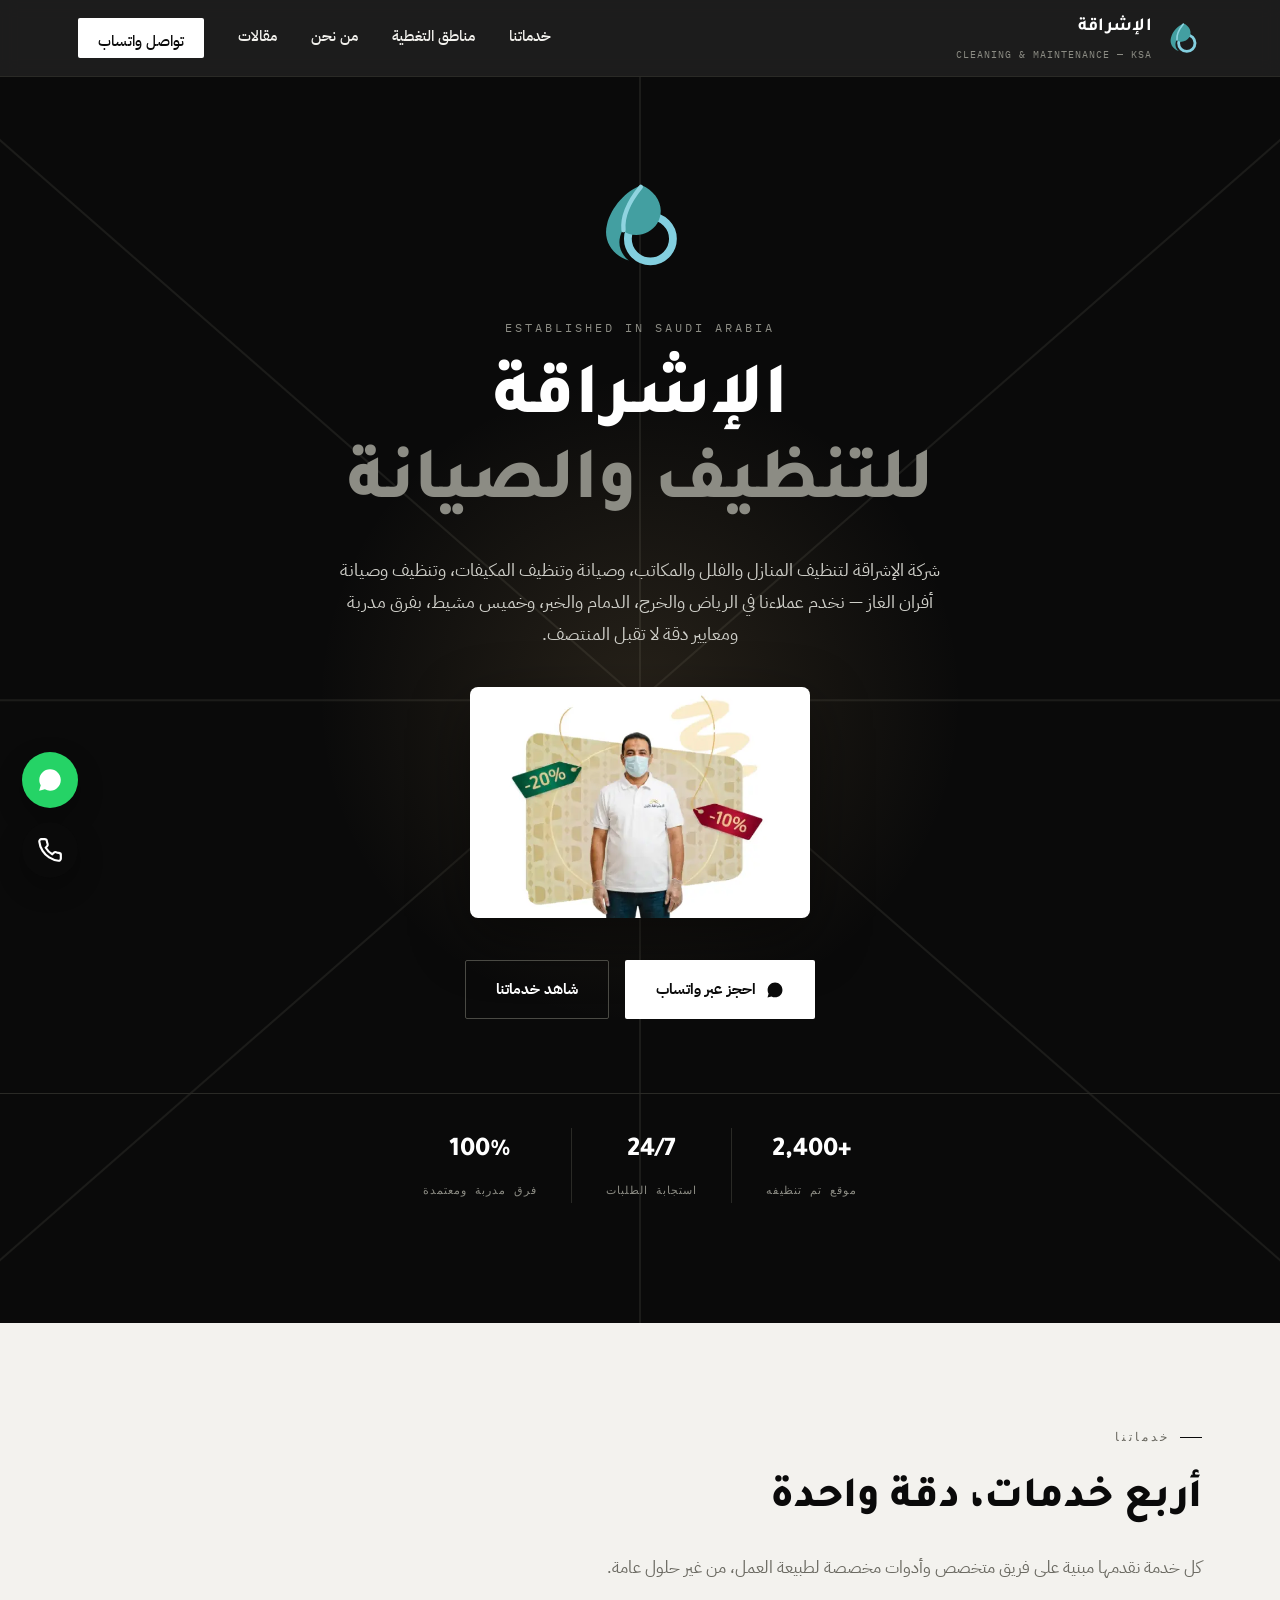
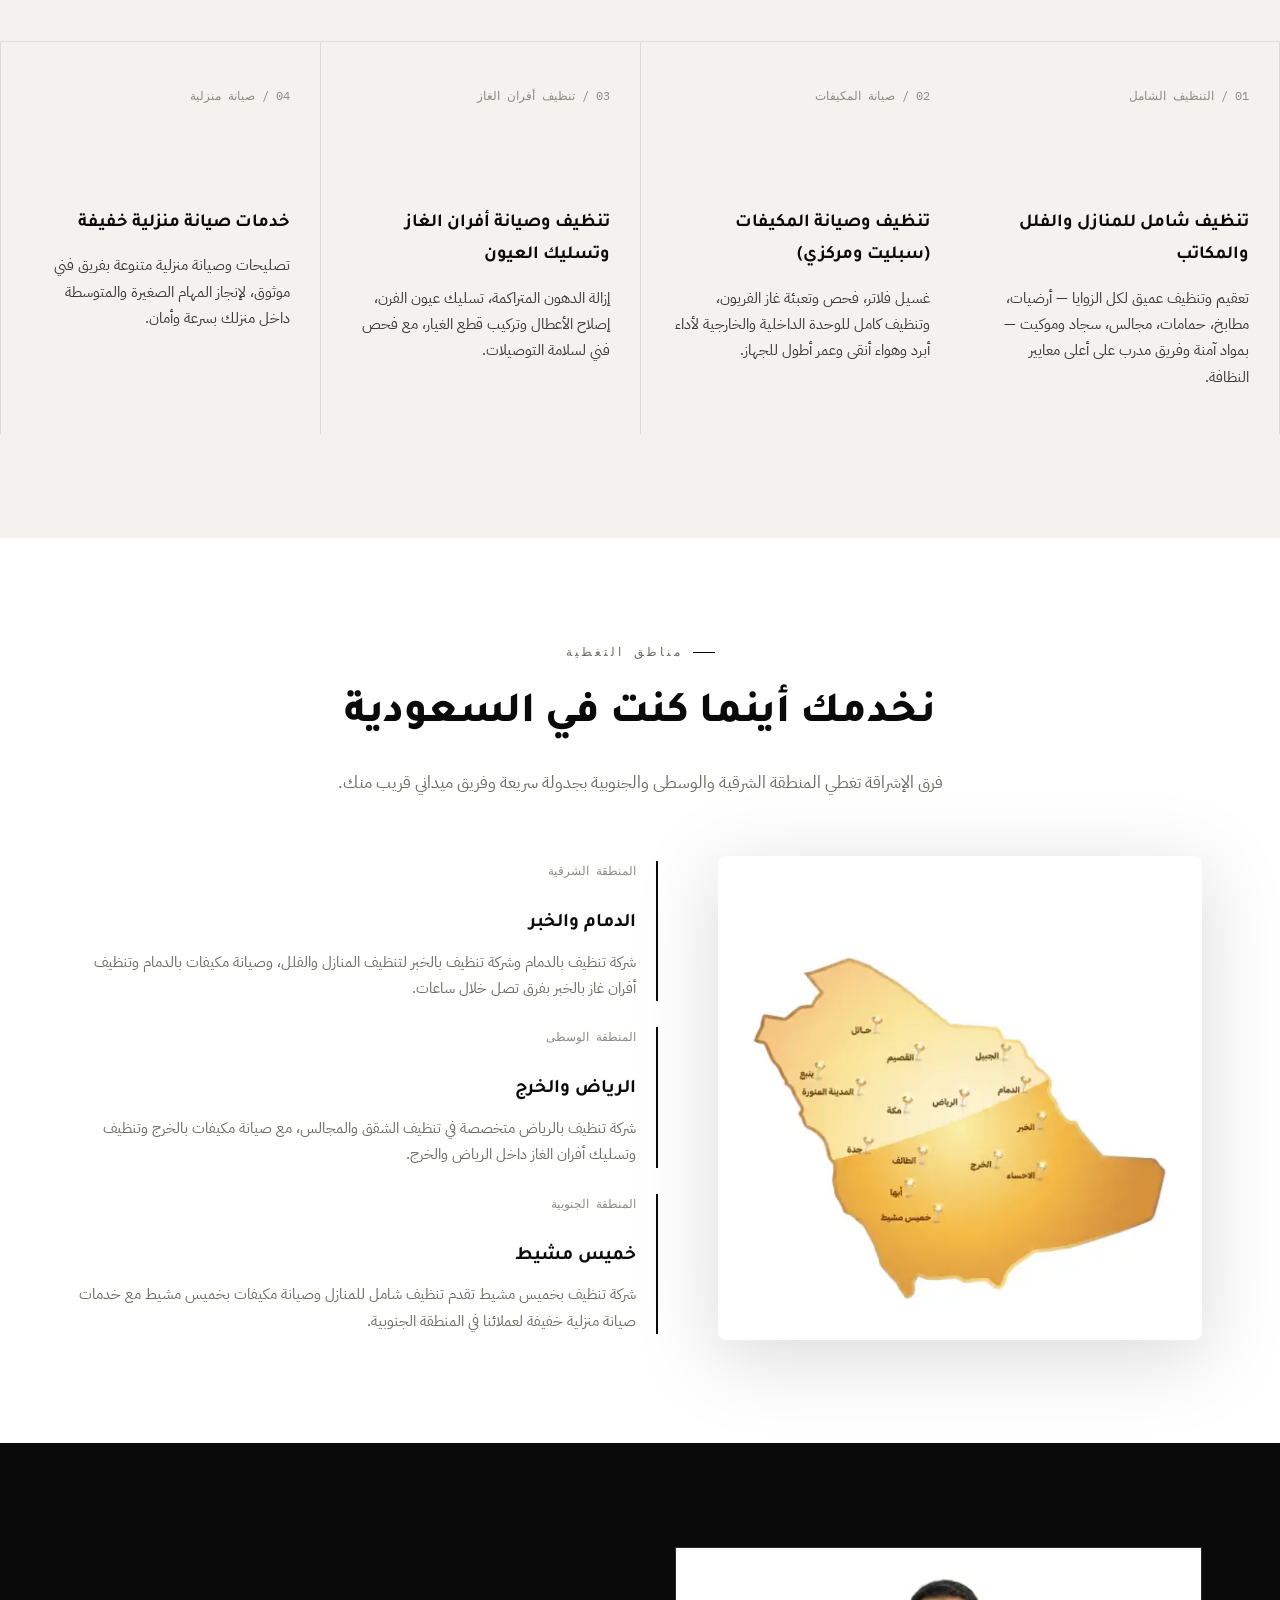
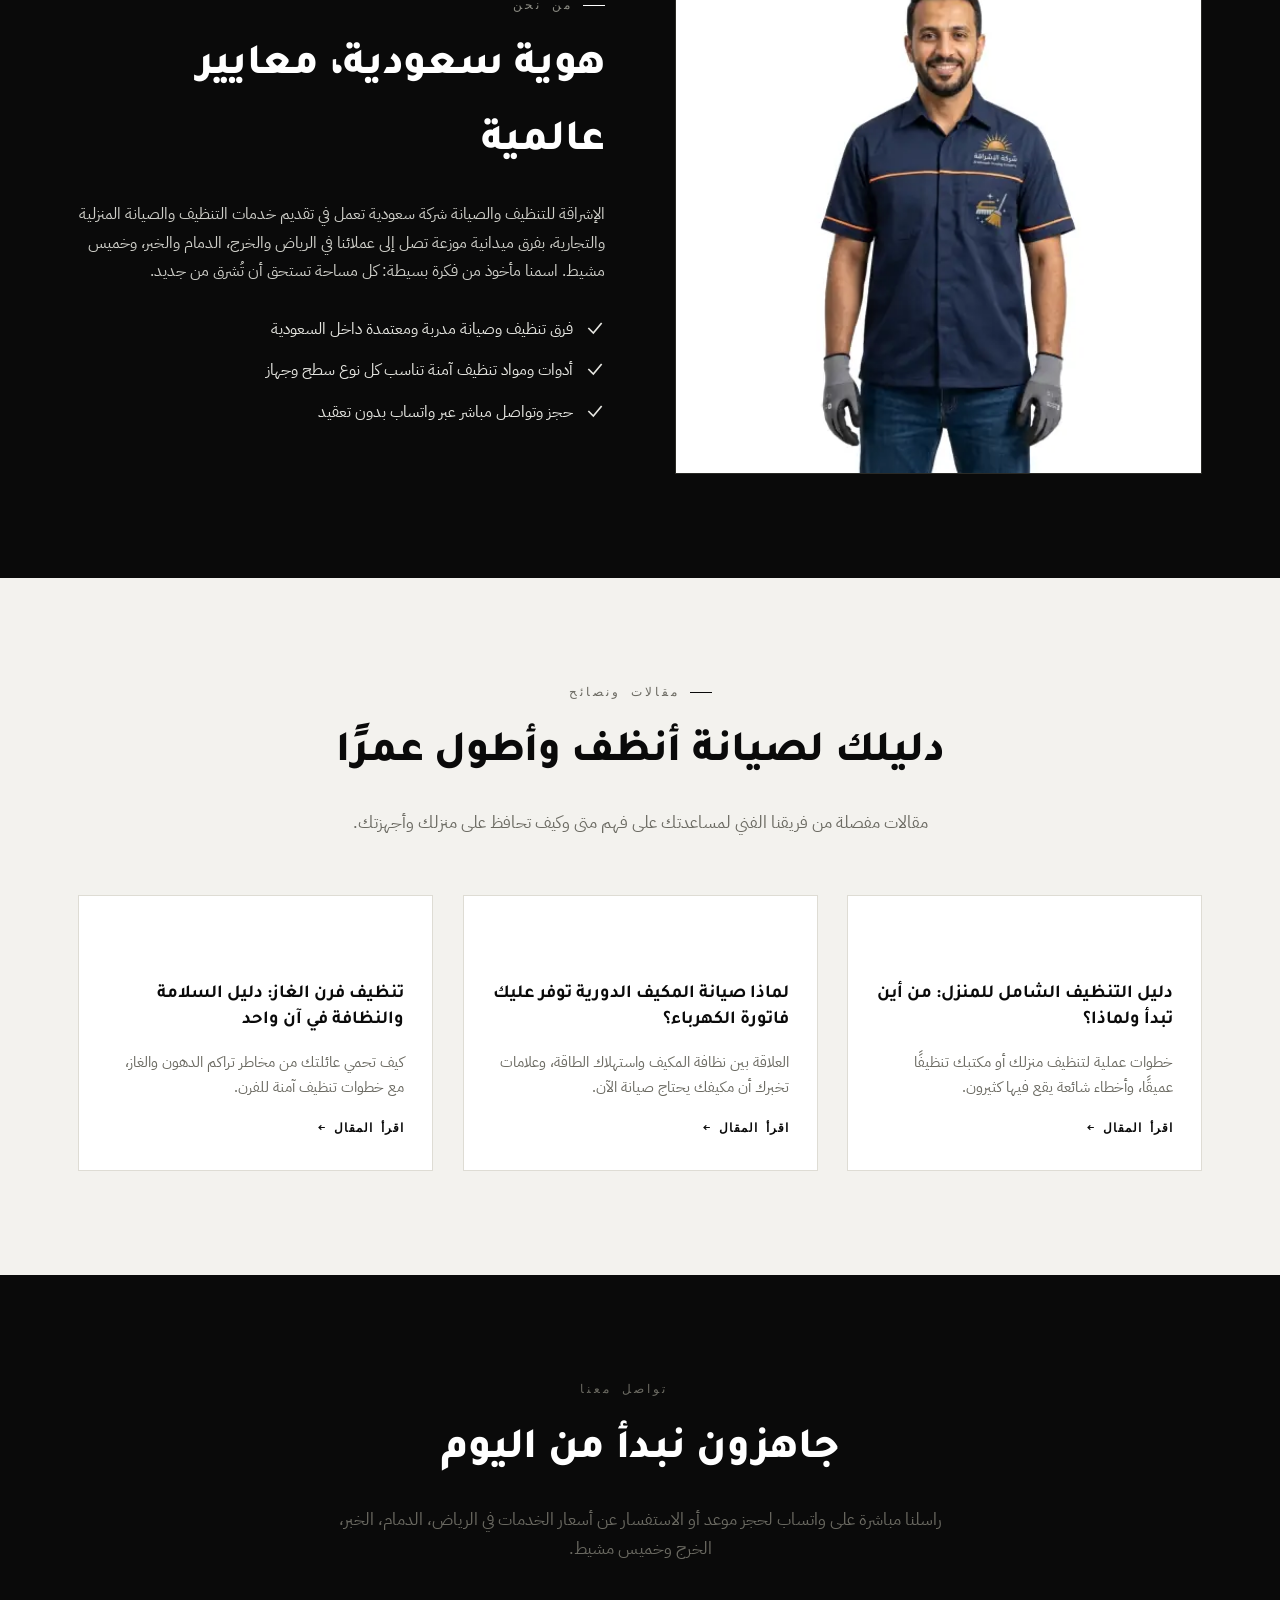
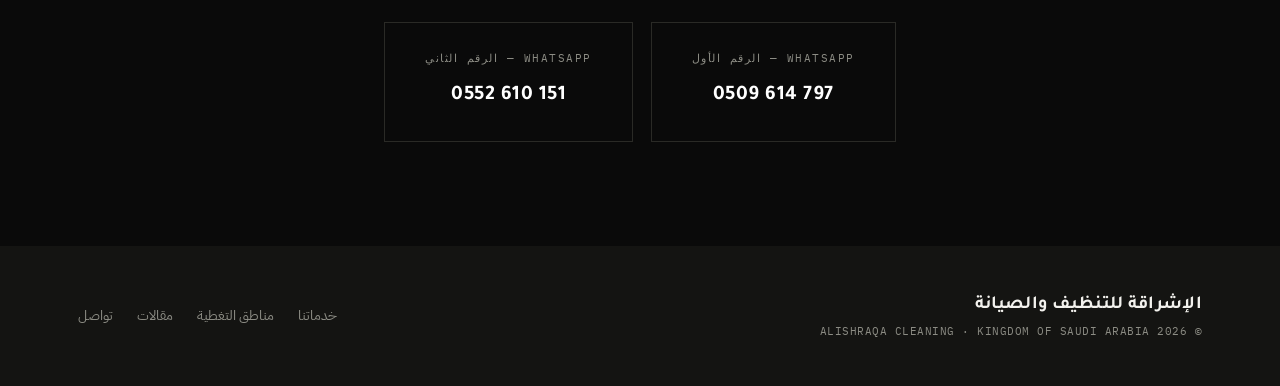
<file: index.html>
<!DOCTYPE html>
<html lang="ar" dir="rtl">
<head>
<meta charset="UTF-8" />
<meta name="viewport" content="width=device-width, initial-scale=1.0" />
<title>الإشراقة | تنظيف منازل وصيانة مكيفات بالرياض والدمام</title>
<meta name="description" content="شركة الإشراقة لتنظيف المنازل والفلل وصيانة المكيفات وأفران الغاز في الرياض والدمام والخبر والخرج وخميس مشيط. اتصل أو راسلنا واتساب لحجز فوري." />
<meta name="robots" content="index, follow" />
<meta name="author" content="الإشراقة للتنظيف والصيانة" />
<meta name="keywords" content="شركة تنظيف بالرياض, شركة تنظيف بالدمام, تنظيف منازل بالخبر, صيانة مكيفات بالخرج, شركة تنظيف بخميس مشيط, تنظيف فلل ومجالس, غسيل سجاد وموكيت, صيانة مكيفات سبليت ومركزي, تعبئة فريون, تنظيف وتسليك أفران الغاز, صيانة منزلية خفيفة" />
<meta property="og:title" content="الإشراقة للتنظيف والصيانة" />
<meta property="og:description" content="تنظيف شامل، صيانة وتنظيف مكيفات، وتنظيف أفران الغاز — في الرياض والدمام والخبر والخرج وخميس مشيط." />
<meta property="og:type" content="website" />
<meta property="og:image" content="https://riorioriorio000000-debug.github.io/neo-syntax-portfolio/logo.svg" />
<meta property="og:url" content="https://riorioriorio000000-debug.github.io/neo-syntax-portfolio/" />
<meta property="og:locale" content="ar_SA" />
<meta name="twitter:card" content="summary" />
<link rel="canonical" href="https://riorioriorio000000-debug.github.io/neo-syntax-portfolio/" />
<link rel="icon" type="image/svg+xml" href="logo.svg" />
<link rel="preconnect" href="https://fonts.googleapis.com" />
<link rel="preconnect" href="https://fonts.gstatic.com" crossorigin />
<link href="https://fonts.googleapis.com/css2?family=IBM+Plex+Mono:wght@400;500;600&family=IBM+Plex+Sans+Arabic:wght@400;500;600&family=Tajawal:wght@500;700;800&display=swap" rel="stylesheet" />
<link rel="stylesheet" href="style.css" />
<script type="application/ld+json">
{
  "@context": "https://schema.org",
  "@type": "LocalBusiness",
  "name": "الإشراقة للتنظيف والصيانة",
  "image": "https://riorioriorio000000-debug.github.io/neo-syntax-portfolio/logo.svg",
  "description": "شركة سعودية متخصصة في التنظيف الشامل للمنازل والمكاتب، وصيانة وتنظيف المكيفات، وتنظيف وصيانة أفران الغاز.",
  "areaServed": [
    {"@type":"City","name":"الدمام"},
    {"@type":"City","name":"الخبر"},
    {"@type":"City","name":"الرياض"},
    {"@type":"City","name":"الخرج"},
    {"@type":"City","name":"خميس مشيط"}
  ],
  "telephone": ["+966509614797", "+966552610151"],
  "address": {
    "@type": "PostalAddress",
    "addressCountry": "SA"
  }
}
</script>
</head>
<body>

<nav class="site-nav">
  <div class="wrap">
    <a href="#top" class="brand">
      <img src="logo.svg" alt="شعار الإشراقة للتنظيف والصيانة" width="38" height="38" />
      <span class="brand-text dust-hover">الإشراقة<span>CLEANING &amp; MAINTENANCE — KSA</span></span>
    </a>
    <div class="nav-links" id="navLinks">
      <a href="#services">خدماتنا</a>
      <a href="#coverage">مناطق التغطية</a>
      <a href="#about">من نحن</a>
      <a href="#articles">مقالات</a>
      <a href="#contact" class="nav-cta">تواصل واتساب</a>
    </div>
    <button class="nav-toggle" id="navToggle" aria-label="فتح القائمة">
      <svg viewBox="0 0 24 24" fill="none" stroke="currentColor" stroke-width="2"><line x1="3" y1="6" x2="21" y2="6"/><line x1="3" y1="12" x2="21" y2="12"/><line x1="3" y1="18" x2="21" y2="18"/></svg>
    </button>
  </div>
</nav>

<header class="hero" id="top">
  <div class="rays" aria-hidden="true">
    <svg viewBox="0 0 1200 600" preserveAspectRatio="xMidYMid slice">
      <g stroke="#1c1c1a" stroke-width="1">
        <line x1="600" y1="-100" x2="600" y2="700"/>
        <line x1="200" y1="-50" x2="1000" y2="650"/>
        <line x1="1000" y1="-50" x2="200" y2="650"/>
        <line x1="0" y1="300" x2="1200" y2="300"/>
      </g>
    </svg>
  </div>

  <img src="logo.svg" alt="شعار الإشراقة" class="hero-mark dust-hover" width="104" height="104" />
  <div class="hero-eyebrow">ESTABLISHED IN SAUDI ARABIA</div>
  <h1 class="dust-hover">الإشراقة<br /><em>للتنظيف والصيانة</em></h1>
  <p class="lead">شركة الإشراقة لتنظيف المنازل والفلل والمكاتب، وصيانة وتنظيف المكيفات، وتنظيف وصيانة أفران الغاز — نخدم عملاءنا في الرياض والخرج، الدمام والخبر، وخميس مشيط، بفرق مدربة ومعايير دقة لا تقبل المنتصف.</p>

  <img src="[data-uri]" alt="فني الإشراقة مع عروض خصم على خدمات التنظيف والصيانة" class="hero-promo tilt" width="520" loading="lazy" />

  <div class="hero-actions">
    <a class="btn btn-solid" href="https://wa.me/966509614797" target="_blank" rel="noopener">
      <svg viewBox="0 0 24 24" fill="currentColor"><path d="M12.04 2C6.58 2 2.13 6.45 2.13 11.91c0 1.75.46 3.45 1.32 4.95L2 22l5.29-1.39a9.9 9.9 0 0 0 4.75 1.21h.01c5.46 0 9.9-4.45 9.9-9.91C21.96 6.45 17.5 2 12.04 2Z"/></svg>
      احجز عبر واتساب
    </a>
    <a class="btn btn-outline" href="#services">شاهد خدماتنا</a>
  </div>

  <div class="hero-strip">
    <div class="stat"><b>+2,400</b><span>موقع تم تنظيفه</span></div>
    <div class="stat"><b>24/7</b><span>استجابة الطلبات</span></div>
    <div class="stat"><b>100%</b><span>فرق مدربة ومعتمدة</span></div>
  </div>
</header>

<section id="services">
  <div class="wrap">
    <div class="head">
      <div class="eyebrow">خدماتنا</div>
      <h2>أربع خدمات، دقة واحدة</h2>
      <p>كل خدمة نقدمها مبنية على فريق متخصص وأدوات مخصصة لطبيعة العمل، من غير حلول عامة.</p>
    </div>
  </div>

  <div class="services-grid">
    <div class="service-card tilt">
      <span class="service-num">01 / التنظيف الشامل</span>
      <svg class="icon" viewBox="0 0 48 48" fill="none">
        <circle class="icon-ray" cx="24" cy="24" r="21" stroke-width="1.5"/>
        <path class="icon-ray" d="M16 30l4-14 4 10 4-10 4 14" stroke-width="2" stroke-linecap="round" stroke-linejoin="round"/>
      </svg>
      <h3>تنظيف شامل للمنازل والفلل والمكاتب</h3>
      <p>تعقيم وتنظيف عميق لكل الزوايا — أرضيات، مطابخ، حمامات، مجالس، سجاد وموكيت — بمواد آمنة وفريق مدرب على أعلى معايير النظافة.</p>
    </div>

    <div class="service-card tilt">
      <span class="service-num">02 / صيانة المكيفات</span>
      <svg class="icon" viewBox="0 0 48 48" fill="none">
        <circle class="icon-ray" cx="24" cy="24" r="21" stroke-width="1.5"/>
        <path class="icon-ray" d="M24 14v20M16 18l16 12M32 18L16 30" stroke-width="2" stroke-linecap="round"/>
      </svg>
      <h3>تنظيف وصيانة المكيفات (سبليت ومركزي)</h3>
      <p>غسيل فلاتر، فحص وتعبئة غاز الفريون، وتنظيف كامل للوحدة الداخلية والخارجية لأداء أبرد وهواء أنقى وعمر أطول للجهاز.</p>
    </div>

    <div class="service-card tilt">
      <span class="service-num">03 / تنظيف أفران الغاز</span>
      <svg class="icon" viewBox="0 0 48 48" fill="none">
        <circle class="icon-ray" cx="24" cy="24" r="21" stroke-width="1.5"/>
        <path class="icon-ray" d="M24 12c3 4-2 5-1 9 3-1 4-4 4-4 2 3 1 7-3 9-4-2-6-6-4-10 1-2 2-3 4-4Z" stroke-width="2" stroke-linejoin="round"/>
      </svg>
      <h3>تنظيف وصيانة أفران الغاز وتسليك العيون</h3>
      <p>إزالة الدهون المتراكمة، تسليك عيون الفرن، إصلاح الأعطال وتركيب قطع الغيار، مع فحص فني لسلامة التوصيلات.</p>
    </div>

    <div class="service-card tilt">
      <span class="service-num">04 / صيانة منزلية</span>
      <svg class="icon" viewBox="0 0 48 48" fill="none">
        <circle class="icon-ray" cx="24" cy="24" r="21" stroke-width="1.5"/>
        <path class="icon-ray" d="M18 30l12-12 4 4-12 12H18v-4Z" stroke-width="2" stroke-linejoin="round" stroke-linecap="round"/>
      </svg>
      <h3>خدمات صيانة منزلية خفيفة</h3>
      <p>تصليحات وصيانة منزلية متنوعة بفريق فني موثوق، لإنجاز المهام الصغيرة والمتوسطة داخل منزلك بسرعة وأمان.</p>
    </div>
  </div>
</section>

<section id="coverage" class="coverage">
  <div class="coverage-bg" aria-hidden="true"></div>
  <div class="wrap">
    <div class="head center">
      <div class="eyebrow">مناطق التغطية</div>
      <h2>نخدمك أينما كنت في السعودية</h2>
      <p>فرق الإشراقة تغطي المنطقة الشرقية والوسطى والجنوبية بجدولة سريعة وفريق ميداني قريب منك.</p>
    </div>
    <div class="coverage-grid">
      <img src="[data-uri]" alt="خريطة مناطق تغطية الإشراقة في السعودية" class="coverage-map tilt" loading="lazy" />
      <div class="coverage-list">
        <div class="coverage-item">
          <span class="service-num">المنطقة الشرقية</span>
          <h3>الدمام والخبر</h3>
          <p>شركة تنظيف بالدمام وشركة تنظيف بالخبر لتنظيف المنازل والفلل، وصيانة مكيفات بالدمام وتنظيف أفران غاز بالخبر بفرق تصل خلال ساعات.</p>
        </div>
        <div class="coverage-item">
          <span class="service-num">المنطقة الوسطى</span>
          <h3>الرياض والخرج</h3>
          <p>شركة تنظيف بالرياض متخصصة في تنظيف الشقق والمجالس، مع صيانة مكيفات بالخرج وتنظيف وتسليك أفران الغاز داخل الرياض والخرج.</p>
        </div>
        <div class="coverage-item">
          <span class="service-num">المنطقة الجنوبية</span>
          <h3>خميس مشيط</h3>
          <p>شركة تنظيف بخميس مشيط تقدم تنظيف شامل للمنازل وصيانة مكيفات بخميس مشيط مع خدمات صيانة منزلية خفيفة لعملائنا في المنطقة الجنوبية.</p>
        </div>
      </div>
    </div>
  </div>
</section>

<section class="about" id="about">
  <div class="wrap">
    <div class="about-visual">
      <img src="[data-uri]" alt="فني معتمد من فريق الإشراقة للتنظيف والصيانة" class="tilt" loading="lazy" />
    </div>
    <div class="about-copy">
      <div class="eyebrow">من نحن</div>
      <h2>هوية سعودية، معايير عالمية</h2>
      <p>الإشراقة للتنظيف والصيانة شركة سعودية تعمل في تقديم خدمات التنظيف والصيانة المنزلية والتجارية، بفرق ميدانية موزعة تصل إلى عملائنا في الرياض والخرج، الدمام والخبر، وخميس مشيط. اسمنا مأخوذ من فكرة بسيطة: كل مساحة تستحق أن تُشرق من جديد.</p>
      <ul class="about-list">
        <li>
          <svg viewBox="0 0 24 24" fill="none" stroke="currentColor" stroke-width="2"><path d="M4 12l6 6L20 6"/></svg>
          فرق تنظيف وصيانة مدربة ومعتمدة داخل السعودية
        </li>
        <li>
          <svg viewBox="0 0 24 24" fill="none" stroke="currentColor" stroke-width="2"><path d="M4 12l6 6L20 6"/></svg>
          أدوات ومواد تنظيف آمنة تناسب كل نوع سطح وجهاز
        </li>
        <li>
          <svg viewBox="0 0 24 24" fill="none" stroke="currentColor" stroke-width="2"><path d="M4 12l6 6L20 6"/></svg>
          حجز وتواصل مباشر عبر واتساب بدون تعقيد
        </li>
      </ul>
    </div>
  </div>
</section>

<section id="articles">
  <div class="wrap">
    <div class="head center">
      <div class="eyebrow">مقالات ونصائح</div>
      <h2>دليلك لصيانة أنظف وأطول عمرًا</h2>
      <p>مقالات مفصلة من فريقنا الفني لمساعدتك على فهم متى وكيف تحافظ على منزلك وأجهزتك.</p>
    </div>

    <div class="articles-grid">
      <a class="article-card tilt" href="article-tanzeef-shamel.html">
        <svg class="icon" viewBox="0 0 48 48" fill="none"><circle cx="24" cy="24" r="21" stroke="currentColor" stroke-width="1.5"/><path d="M16 30l4-14 4 10 4-10 4 14" stroke="currentColor" stroke-width="2" stroke-linecap="round" stroke-linejoin="round"/></svg>
        <h3>دليل التنظيف الشامل للمنزل: من أين تبدأ ولماذا؟</h3>
        <p>خطوات عملية لتنظيف منزلك أو مكتبك تنظيفًا عميقًا، وأخطاء شائعة يقع فيها كثيرون.</p>
        <span class="read">اقرأ المقال ←</span>
      </a>
      <a class="article-card tilt" href="article-sianat-mokayifat.html">
        <svg class="icon" viewBox="0 0 48 48" fill="none"><circle cx="24" cy="24" r="21" stroke="currentColor" stroke-width="1.5"/><path d="M24 14v20M16 18l16 12M32 18L16 30" stroke="currentColor" stroke-width="2" stroke-linecap="round"/></svg>
        <h3>لماذا صيانة المكيف الدورية توفر عليك فاتورة الكهرباء؟</h3>
        <p>العلاقة بين نظافة المكيف واستهلاك الطاقة، وعلامات تخبرك أن مكيفك يحتاج صيانة الآن.</p>
        <span class="read">اقرأ المقال ←</span>
      </a>
      <a class="article-card tilt" href="article-tanzeef-afran.html">
        <svg class="icon" viewBox="0 0 48 48" fill="none"><circle cx="24" cy="24" r="21" stroke="currentColor" stroke-width="1.5"/><path d="M24 12c3 4-2 5-1 9 3-1 4-4 4-4 2 3 1 7-3 9-4-2-6-6-4-10 1-2 2-3 4-4Z" stroke="currentColor" stroke-width="2" stroke-linejoin="round"/></svg>
        <h3>تنظيف فرن الغاز: دليل السلامة والنظافة في آن واحد</h3>
        <p>كيف تحمي عائلتك من مخاطر تراكم الدهون والغاز، مع خطوات تنظيف آمنة للفرن.</p>
        <span class="read">اقرأ المقال ←</span>
      </a>
    </div>
  </div>
</section>

<section class="contact" id="contact">
  <div class="contact-bg" aria-hidden="true"></div>
  <div class="wrap">
    <div class="head center">
      <div class="eyebrow">تواصل معنا</div>
      <h2>جاهزون نبدأ من اليوم</h2>
      <p>راسلنا مباشرة على واتساب لحجز موعد أو الاستفسار عن أسعار الخدمات في الرياض، الدمام، الخبر، الخرج وخميس مشيط.</p>
    </div>
    <div class="wa-buttons">
      <a class="wa-card" href="https://wa.me/966509614797" target="_blank" rel="noopener">
        <span>WHATSAPP — الرقم الأول</span>
        <b dir="ltr">0509 614 797</b>
      </a>
      <a class="wa-card" href="https://wa.me/966552610151" target="_blank" rel="noopener">
        <span>WHATSAPP — الرقم الثاني</span>
        <b dir="ltr">0552 610 151</b>
      </a>
    </div>
  </div>
</section>

<footer>
  <div class="wrap">
    <div>
      <div class="brand-text">الإشراقة للتنظيف والصيانة</div>
      <div class="footer-meta">© 2026 ALISHRAQA CLEANING · KINGDOM OF SAUDI ARABIA</div>
    </div>
    <div class="footer-links">
      <a href="#services">خدماتنا</a>
      <a href="#coverage">مناطق التغطية</a>
      <a href="#articles">مقالات</a>
      <a href="#contact">تواصل</a>
    </div>
  </div>
</footer>

<div class="floating-contact">
  <a class="float-btn whatsapp" href="https://wa.me/966509614797" target="_blank" rel="noopener" aria-label="تواصل واتساب">
    <svg viewBox="0 0 24 24" fill="currentColor"><path d="M12.04 2C6.58 2 2.13 6.45 2.13 11.91c0 1.75.46 3.45 1.32 4.95L2 22l5.29-1.39a9.9 9.9 0 0 0 4.75 1.21h.01c5.46 0 9.9-4.45 9.9-9.91C21.96 6.45 17.5 2 12.04 2Z"/></svg>
  </a>
  <a class="float-btn call" href="tel:+966509614797" aria-label="اتصل الآن">
    <svg viewBox="0 0 24 24" fill="none" stroke="currentColor" stroke-width="2"><path d="M22 16.92v3a2 2 0 0 1-2.18 2 19.8 19.8 0 0 1-8.63-3.07 19.5 19.5 0 0 1-6-6 19.8 19.8 0 0 1-3.07-8.67A2 2 0 0 1 4.11 2h3a2 2 0 0 1 2 1.72c.12.9.35 1.79.68 2.63a2 2 0 0 1-.45 2.11L8.09 9.91a16 16 0 0 0 6 6l1.45-1.45a2 2 0 0 1 2.11-.45c.84.33 1.73.56 2.63.68A2 2 0 0 1 22 16.92Z"/></svg>
  </a>
</div>

<script src="script.js"></script>
</body>
</html>
</file>
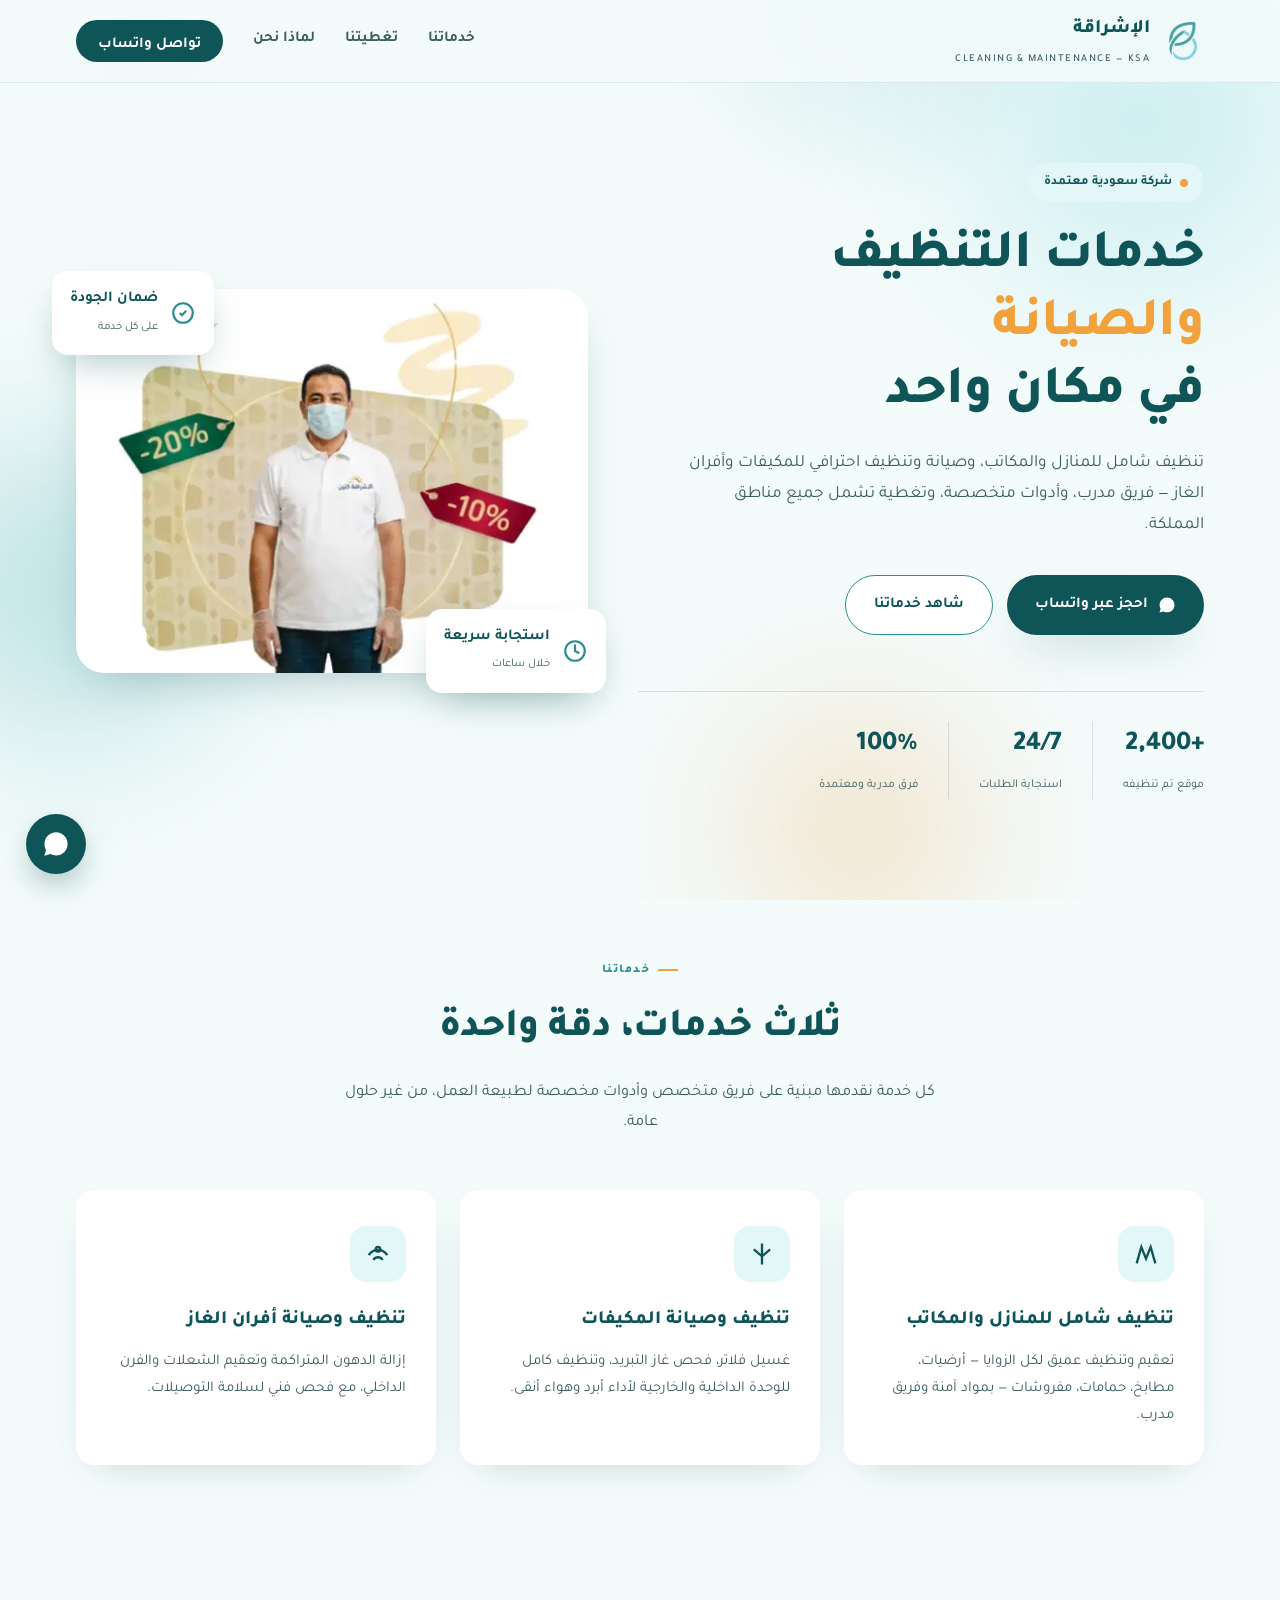
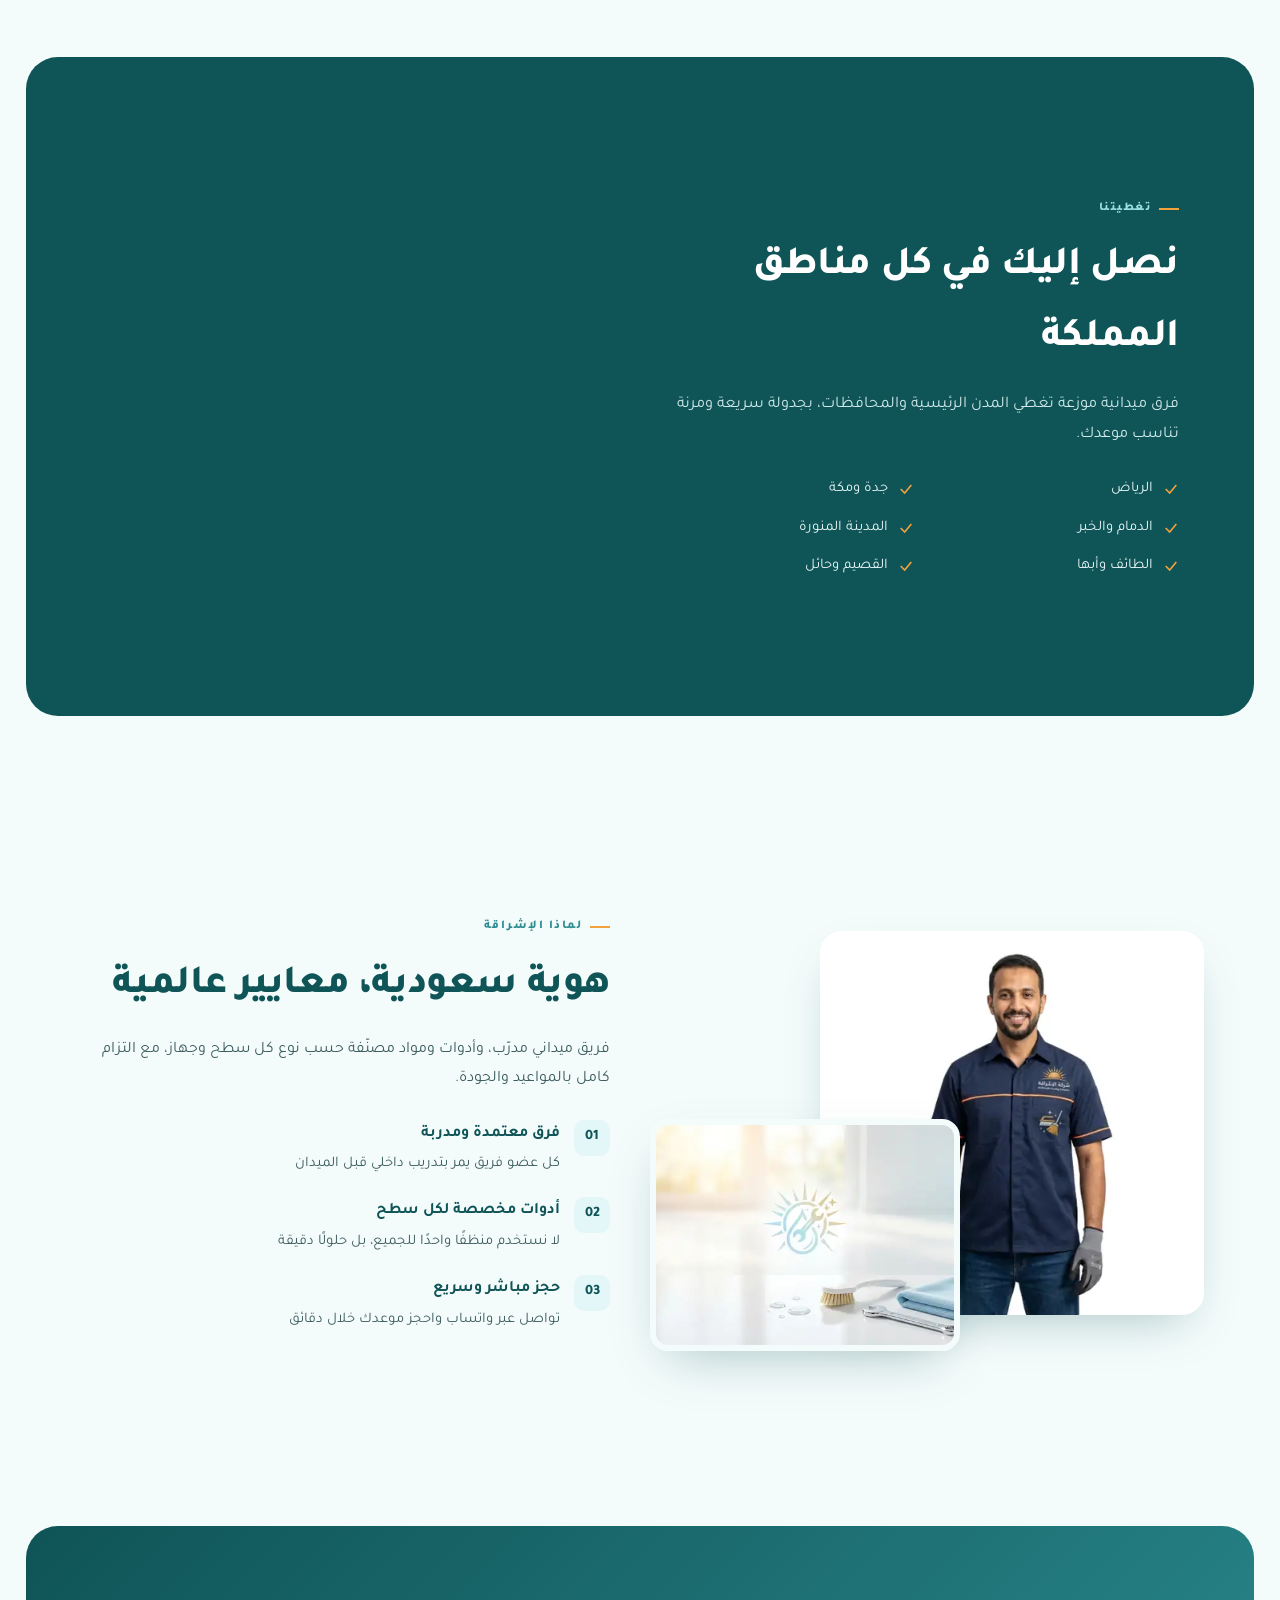
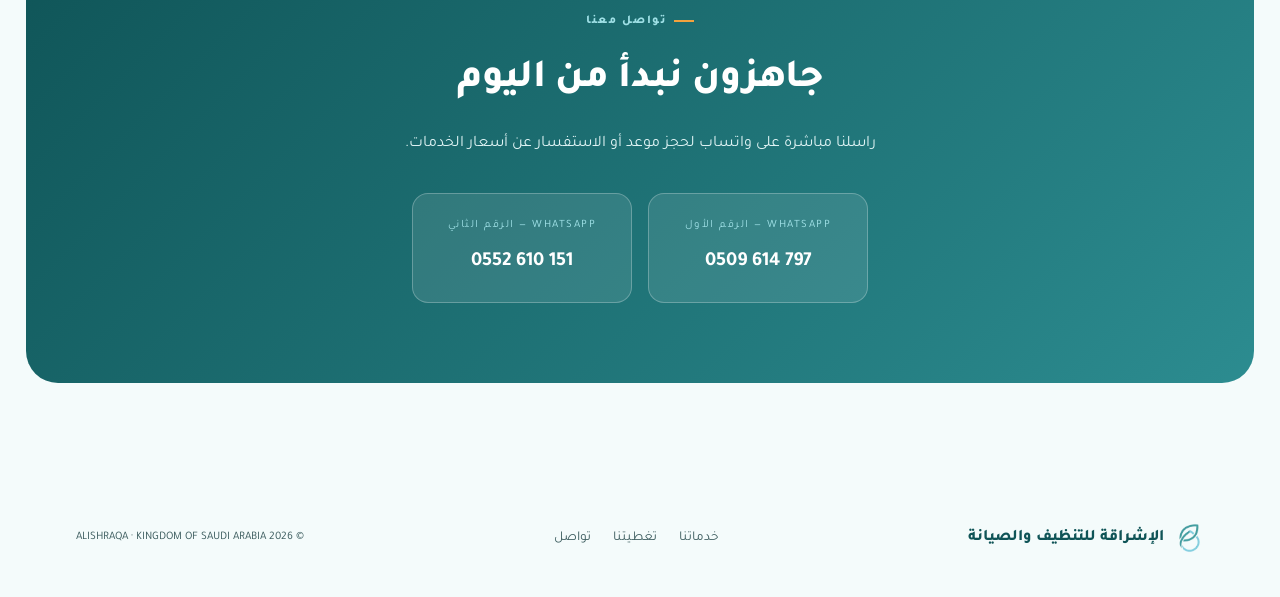
<file: alishraqa/index.html>
<!DOCTYPE html>
<html lang="ar" dir="rtl">
<head>
<meta charset="UTF-8" />
<meta name="viewport" content="width=device-width, initial-scale=1.0" />
<title>الإشراقة | تنظيف شامل وصيانة مكيفات وأفران بالسعودية</title>
<meta name="description" content="الإشراقة، شركة سعودية متخصصة في التنظيف الشامل للمنازل والمكاتب، وصيانة وتنظيف المكيفات، وتنظيف أفران الغاز، بتغطية تشمل جميع مناطق المملكة." />
<meta name="robots" content="index, follow" />
<meta name="author" content="الإشراقة للتنظيف والصيانة" />
<meta property="og:title" content="الإشراقة للتنظيف والصيانة" />
<meta property="og:description" content="تنظيف شامل، صيانة مكيفات، وتنظيف أفران الغاز — بتغطية جميع مناطق السعودية." />
<meta property="og:type" content="website" />
<meta property="og:url" content="https://riorioriorio000000-debug.github.io/neo-syntax-portfolio/alishraqa/" />
<meta property="og:locale" content="ar_SA" />
<link rel="canonical" href="https://riorioriorio000000-debug.github.io/neo-syntax-portfolio/alishraqa/" />
<link rel="preconnect" href="https://fonts.googleapis.com" />
<link rel="preconnect" href="https://fonts.gstatic.com" crossorigin />
<link href="https://fonts.googleapis.com/css2?family=IBM+Plex+Sans+Arabic:wght@400;500;600&family=Tajawal:wght@500;700;800&display=swap" rel="stylesheet" />
<link rel="stylesheet" href="style.css" />
<script type="application/ld+json">
{
  "@context": "https://schema.org",
  "@type": "LocalBusiness",
  "name": "الإشراقة للتنظيف والصيانة",
  "description": "شركة سعودية متخصصة في التنظيف الشامل للمنازل والمكاتب، وصيانة وتنظيف المكيفات، وتنظيف أفران الغاز.",
  "areaServed": "SA",
  "telephone": ["+966509614797", "+966552610151"],
  "address": {"@type":"PostalAddress","addressCountry":"SA"}
}
</script>
</head>
<body>

<div class="bg-scene">
  <div class="wave-layer"></div>
  <div class="blob blob-1"></div>
  <div class="blob blob-2"></div>
  <div class="blob blob-3"></div>
</div>
<div class="cursor-glow"></div>

<nav class="site-nav">
  <div class="wrap">
    <a href="#top" class="brand">
      <span class="brand-mark"></span>
      <span class="brand-text">الإشراقة<span>CLEANING &amp; MAINTENANCE — KSA</span></span>
    </a>
    <div class="nav-links" id="navLinks">
      <a href="#services">خدماتنا</a>
      <a href="#coverage">تغطيتنا</a>
      <a href="#why">لماذا نحن</a>
      <a href="#contact" class="nav-cta">تواصل واتساب</a>
    </div>
    <button class="nav-toggle" id="navToggle" aria-label="فتح القائمة">
      <svg viewBox="0 0 24 24" fill="none" stroke="currentColor" stroke-width="2"><line x1="3" y1="6" x2="21" y2="6"/><line x1="3" y1="12" x2="21" y2="12"/><line x1="3" y1="18" x2="21" y2="18"/></svg>
    </button>
  </div>
</nav>

<header class="hero" id="top">
  <div class="wrap">
    <div class="hero-copy">
      <div class="hero-eyebrow">شركة سعودية معتمدة</div>
      <h1>خدمات التنظيف <em>والصيانة</em><br />في مكان واحد</h1>
      <p class="lead">تنظيف شامل للمنازل والمكاتب، وصيانة وتنظيف احترافي للمكيفات وأفران الغاز — فريق مدرب، وأدوات متخصصة، وتغطية تشمل جميع مناطق المملكة.</p>
      <div class="hero-actions">
        <a class="btn btn-solid" href="https://wa.me/966509614797" target="_blank" rel="noopener">
          <svg viewBox="0 0 24 24" fill="currentColor"><path d="M12.04 2C6.58 2 2.13 6.45 2.13 11.91c0 1.75.46 3.45 1.32 4.95L2 22l5.29-1.39a9.9 9.9 0 0 0 4.75 1.21h.01c5.46 0 9.9-4.45 9.9-9.91C21.96 6.45 17.5 2 12.04 2Z"/></svg>
          احجز عبر واتساب
        </a>
        <a class="btn btn-outline" href="#services">شاهد خدماتنا</a>
      </div>
      <div class="hero-stats">
        <div class="stat"><b>+2,400</b><span>موقع تم تنظيفه</span></div>
        <div class="stat"><b>24/7</b><span>استجابة الطلبات</span></div>
        <div class="stat"><b>100%</b><span>فرق مدربة ومعتمدة</span></div>
      </div>
    </div>
    <div class="hero-visual">
      <div class="hero-photo"></div>
      <div class="floating-card fc-1">
        <svg viewBox="0 0 24 24" fill="none" stroke="currentColor" stroke-width="2"><path d="M9 12l2 2 4-4"/><circle cx="12" cy="12" r="9"/></svg>
        <div><b>ضمان الجودة</b><span>على كل خدمة</span></div>
      </div>
      <div class="floating-card fc-2">
        <svg viewBox="0 0 24 24" fill="none" stroke="currentColor" stroke-width="2"><path d="M12 6v6l4 2"/><circle cx="12" cy="12" r="9"/></svg>
        <div><b>استجابة سريعة</b><span>خلال ساعات</span></div>
      </div>
    </div>
  </div>
</header>

<section id="services">
  <div class="wrap">
    <div class="head center">
      <div class="eyebrow">خدماتنا</div>
      <h2>ثلاث خدمات، دقة واحدة</h2>
      <p>كل خدمة نقدمها مبنية على فريق متخصص وأدوات مخصصة لطبيعة العمل، من غير حلول عامة.</p>
    </div>
    <div class="services-grid">
      <div class="service-card">
        <div class="service-icon">
          <svg viewBox="0 0 24 24" fill="none" stroke="currentColor" stroke-width="2"><path d="M4 20l4-14 4 10 4-10 4 14"/></svg>
        </div>
        <h3>تنظيف شامل للمنازل والمكاتب</h3>
        <p>تعقيم وتنظيف عميق لكل الزوايا — أرضيات، مطابخ، حمامات، مفروشات — بمواد آمنة وفريق مدرب.</p>
      </div>
      <div class="service-card">
        <div class="service-icon">
          <svg viewBox="0 0 24 24" fill="none" stroke="currentColor" stroke-width="2"><path d="M12 3v18M5 8l7 6 7-6"/></svg>
        </div>
        <h3>تنظيف وصيانة المكيفات</h3>
        <p>غسيل فلاتر، فحص غاز التبريد، وتنظيف كامل للوحدة الداخلية والخارجية لأداء أبرد وهواء أنقى.</p>
      </div>
      <div class="service-card">
        <div class="service-icon">
          <svg viewBox="0 0 24 24" fill="none" stroke="currentColor" stroke-width="2"><path d="M4 13c4-6 12-6 16 0M8 17c2-3 6-3 8 0"/><circle cx="12" cy="8" r="2"/></svg>
        </div>
        <h3>تنظيف وصيانة أفران الغاز</h3>
        <p>إزالة الدهون المتراكمة وتعقيم الشعلات والفرن الداخلي، مع فحص فني لسلامة التوصيلات.</p>
      </div>
    </div>
  </div>
</section>

<section id="coverage">
  <div class="coverage">
    <div class="wrap">
      <div class="coverage-copy">
        <div class="eyebrow">تغطيتنا</div>
        <h2>نصل إليك في كل مناطق المملكة</h2>
        <p>فرق ميدانية موزعة تغطي المدن الرئيسية والمحافظات، بجدولة سريعة ومرنة تناسب موعدك.</p>
        <ul class="coverage-list">
          <li><svg viewBox="0 0 24 24" fill="none" stroke="currentColor" stroke-width="2.4"><path d="M4 12l6 6L20 6"/></svg> الرياض</li>
          <li><svg viewBox="0 0 24 24" fill="none" stroke="currentColor" stroke-width="2.4"><path d="M4 12l6 6L20 6"/></svg> جدة ومكة</li>
          <li><svg viewBox="0 0 24 24" fill="none" stroke="currentColor" stroke-width="2.4"><path d="M4 12l6 6L20 6"/></svg> الدمام والخبر</li>
          <li><svg viewBox="0 0 24 24" fill="none" stroke="currentColor" stroke-width="2.4"><path d="M4 12l6 6L20 6"/></svg> المدينة المنورة</li>
          <li><svg viewBox="0 0 24 24" fill="none" stroke="currentColor" stroke-width="2.4"><path d="M4 12l6 6L20 6"/></svg> الطائف وأبها</li>
          <li><svg viewBox="0 0 24 24" fill="none" stroke="currentColor" stroke-width="2.4"><path d="M4 12l6 6L20 6"/></svg> القصيم وحائل</li>
        </ul>
      </div>
      <div class="map-visual"></div>
    </div>
  </div>
</section>

<section class="why" id="why">
  <div class="wrap">
    <div class="why-visual">
      <div class="why-photo-a"></div>
      <div class="why-photo-b"></div>
    </div>
    <div class="why-copy">
      <div class="eyebrow">لماذا الإشراقة</div>
      <h2>هوية سعودية، معايير عالمية</h2>
      <p style="color:var(--ink-soft);margin-top:14px;">فريق ميداني مدرّب، وأدوات ومواد مصنّفة حسب نوع كل سطح وجهاز، مع التزام كامل بالمواعيد والجودة.</p>
      <ul class="why-list">
        <li>
          <span class="num">01</span>
          <div><b>فرق معتمدة ومدربة</b><span>كل عضو فريق يمر بتدريب داخلي قبل الميدان</span></div>
        </li>
        <li>
          <span class="num">02</span>
          <div><b>أدوات مخصصة لكل سطح</b><span>لا نستخدم منظفًا واحدًا للجميع، بل حلولًا دقيقة</span></div>
        </li>
        <li>
          <span class="num">03</span>
          <div><b>حجز مباشر وسريع</b><span>تواصل عبر واتساب واحجز موعدك خلال دقائق</span></div>
        </li>
      </ul>
    </div>
  </div>
</section>

<section id="contact">
  <div class="contact">
    <div class="wrap">
      <div class="eyebrow">تواصل معنا</div>
      <h2>جاهزون نبدأ من اليوم</h2>
      <p>راسلنا مباشرة على واتساب لحجز موعد أو الاستفسار عن أسعار الخدمات.</p>
      <div class="wa-buttons">
        <a class="wa-card" href="https://wa.me/966509614797" target="_blank" rel="noopener">
          <span>WHATSAPP — الرقم الأول</span>
          <b dir="ltr">0509 614 797</b>
        </a>
        <a class="wa-card" href="https://wa.me/966552610151" target="_blank" rel="noopener">
          <span>WHATSAPP — الرقم الثاني</span>
          <b dir="ltr">0552 610 151</b>
        </a>
      </div>
    </div>
  </div>
</section>

<footer>
  <div class="wrap">
    <div class="footer-brand">
      <span class="brand-mark" style="width:30px;height:30px;"></span>
      الإشراقة للتنظيف والصيانة
    </div>
    <div class="footer-links">
      <a href="#services">خدماتنا</a>
      <a href="#coverage">تغطيتنا</a>
      <a href="#contact">تواصل</a>
    </div>
    <div class="footer-meta">© 2026 ALISHRAQA · KINGDOM OF SAUDI ARABIA</div>
  </div>
</footer>

<a class="wa-float" href="https://wa.me/966509614797" target="_blank" rel="noopener" aria-label="تواصل واتساب">
  <svg viewBox="0 0 24 24" fill="currentColor"><path d="M12.04 2C6.58 2 2.13 6.45 2.13 11.91c0 1.75.46 3.45 1.32 4.95L2 22l5.29-1.39a9.9 9.9 0 0 0 4.75 1.21h.01c5.46 0 9.9-4.45 9.9-9.91C21.96 6.45 17.5 2 12.04 2Z"/></svg>
</a>

<script src="script.js"></script>
</body>
</html>
</file>
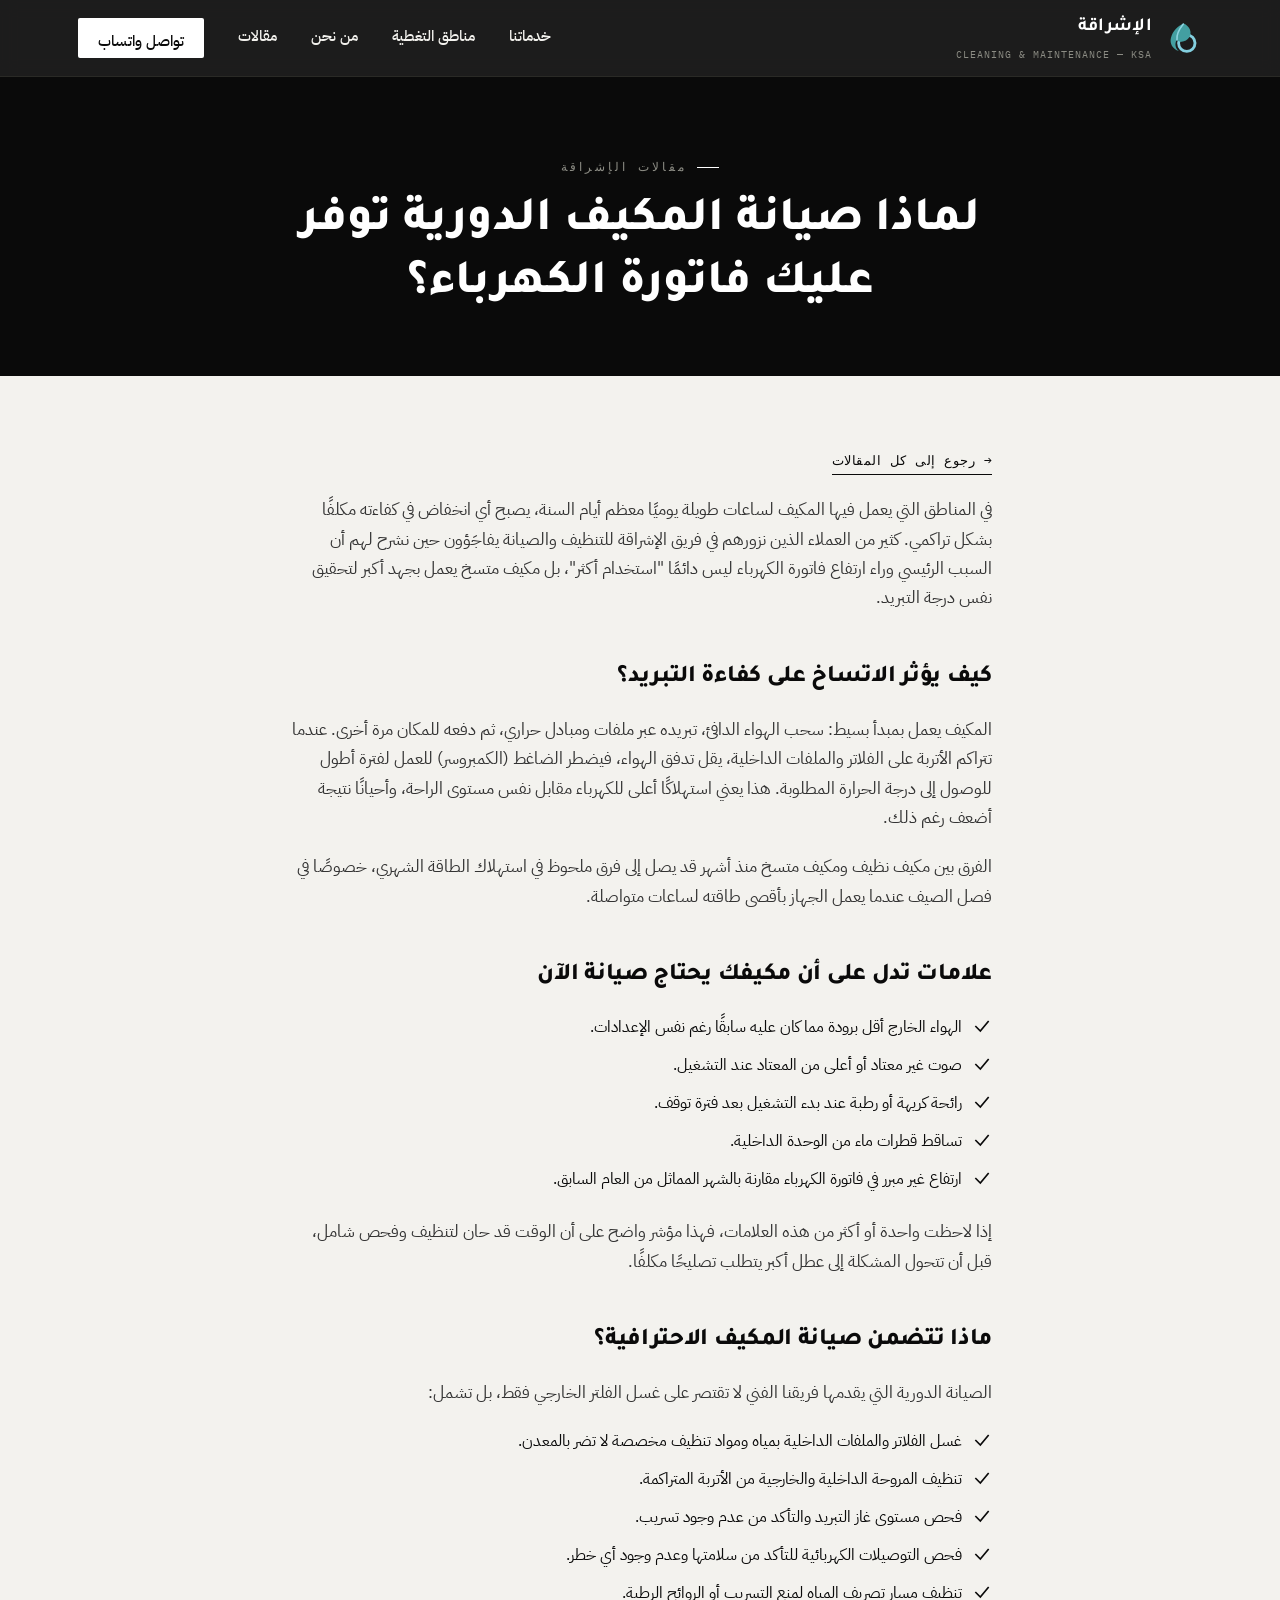
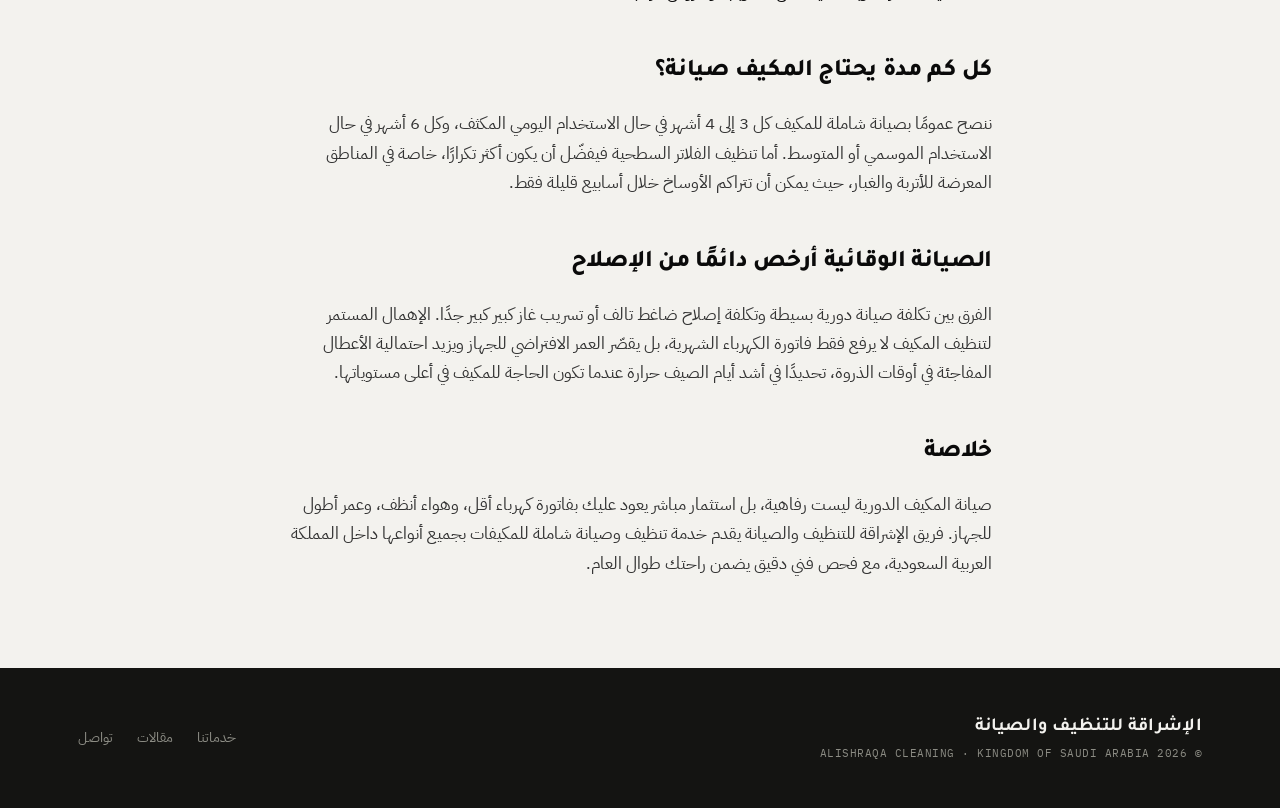
<file: article-sianat-mokayifat.html>
<!DOCTYPE html>
<html lang="ar" dir="rtl">
<head>
<meta charset="UTF-8" />
<meta name="viewport" content="width=device-width, initial-scale=1.0" />
<title>لماذا صيانة المكيف الدورية توفر عليك فاتورة الكهرباء؟ | الإشراقة للتنظيف والصيانة</title>
<meta name="description" content="تعرف على العلاقة المباشرة بين نظافة المكيف واستهلاك الكهرباء، وعلامات تدل على أن مكيفك بحاجة صيانة عاجلة، ولماذا الصيانة الدورية أرخص من الإصلاح." />
<meta name="robots" content="index, follow" />
<meta name="author" content="الإشراقة للتنظيف والصيانة" />
<meta property="og:title" content="لماذا صيانة المكيف الدورية توفر عليك فاتورة الكهرباء؟" />
<meta property="og:description" content="العلاقة بين نظافة المكيف واستهلاك الطاقة، وعلامات تخبرك أن مكيفك يحتاج صيانة الآن." />
<meta property="og:type" content="article" />
<link rel="canonical" href="https://riorioriorio000000-debug.github.io/neo-syntax-portfolio/article-sianat-mokayifat.html" />
<link rel="icon" type="image/svg+xml" href="logo.svg" />
<link rel="preconnect" href="https://fonts.googleapis.com" />
<link rel="preconnect" href="https://fonts.gstatic.com" crossorigin />
<link href="https://fonts.googleapis.com/css2?family=IBM+Plex+Mono:wght@400;500;600&family=IBM+Plex+Sans+Arabic:wght@400;500;600&family=Tajawal:wght@500;700;800&display=swap" rel="stylesheet" />
<link rel="stylesheet" href="style.css" />
<script type="application/ld+json">
{
  "@context": "https://schema.org",
  "@type": "Article",
  "headline": "لماذا صيانة المكيف الدورية توفر عليك فاتورة الكهرباء؟",
  "author": {"@type":"Organization","name":"الإشراقة للتنظيف والصيانة"},
  "publisher": {"@type":"Organization","name":"الإشراقة للتنظيف والصيانة"},
  "mainEntityOfPage": "https://riorioriorio000000-debug.github.io/neo-syntax-portfolio/article-sianat-mokayifat.html"
}
</script>
</head>
<body>

<nav class="site-nav">
  <div class="wrap">
    <a href="index.html" class="brand">
      <img src="logo.svg" alt="شعار الإشراقة للتنظيف والصيانة" width="38" height="38" />
      <span class="brand-text dust-hover">الإشراقة<span>CLEANING &amp; MAINTENANCE — KSA</span></span>
    </a>
    <div class="nav-links" id="navLinks">
      <a href="index.html#services">خدماتنا</a>
      <a href="index.html#coverage">مناطق التغطية</a>
      <a href="index.html#about">من نحن</a>
      <a href="index.html#articles">مقالات</a>
      <a href="index.html#contact" class="nav-cta">تواصل واتساب</a>
    </div>
    <button class="nav-toggle" id="navToggle" aria-label="فتح القائمة">
      <svg viewBox="0 0 24 24" fill="none" stroke="currentColor" stroke-width="2"><line x1="3" y1="6" x2="21" y2="6"/><line x1="3" y1="12" x2="21" y2="12"/><line x1="3" y1="18" x2="21" y2="18"/></svg>
    </button>
  </div>
</nav>

<header class="article-hero">
  <div class="wrap">
    <div class="eyebrow">مقالات الإشراقة</div>
    <h1>لماذا صيانة المكيف الدورية توفر عليك فاتورة الكهرباء؟</h1>
  </div>
</header>

<article class="article-body">
  <a class="back-link" href="index.html#articles">→ رجوع إلى كل المقالات</a>

  <p>في المناطق التي يعمل فيها المكيف لساعات طويلة يوميًا معظم أيام السنة، يصبح أي انخفاض في كفاءته مكلفًا بشكل تراكمي. كثير من العملاء الذين نزورهم في فريق الإشراقة للتنظيف والصيانة يفاجَؤون حين نشرح لهم أن السبب الرئيسي وراء ارتفاع فاتورة الكهرباء ليس دائمًا "استخدام أكثر"، بل مكيف متسخ يعمل بجهد أكبر لتحقيق نفس درجة التبريد.</p>

  <h2>كيف يؤثر الاتساخ على كفاءة التبريد؟</h2>
  <p>المكيف يعمل بمبدأ بسيط: سحب الهواء الدافئ، تبريده عبر ملفات ومبادل حراري، ثم دفعه للمكان مرة أخرى. عندما تتراكم الأتربة على الفلاتر والملفات الداخلية، يقل تدفق الهواء، فيضطر الضاغط (الكمبروسر) للعمل لفترة أطول للوصول إلى درجة الحرارة المطلوبة. هذا يعني استهلاكًا أعلى للكهرباء مقابل نفس مستوى الراحة، وأحيانًا نتيجة أضعف رغم ذلك.</p>
  <p>الفرق بين مكيف نظيف ومكيف متسخ منذ أشهر قد يصل إلى فرق ملحوظ في استهلاك الطاقة الشهري، خصوصًا في فصل الصيف عندما يعمل الجهاز بأقصى طاقته لساعات متواصلة.</p>

  <h2>علامات تدل على أن مكيفك يحتاج صيانة الآن</h2>
  <ul>
    <li><svg viewBox="0 0 24 24" fill="none" stroke="currentColor" stroke-width="2"><path d="M4 12l6 6L20 6"/></svg> الهواء الخارج أقل برودة مما كان عليه سابقًا رغم نفس الإعدادات.</li>
    <li><svg viewBox="0 0 24 24" fill="none" stroke="currentColor" stroke-width="2"><path d="M4 12l6 6L20 6"/></svg> صوت غير معتاد أو أعلى من المعتاد عند التشغيل.</li>
    <li><svg viewBox="0 0 24 24" fill="none" stroke="currentColor" stroke-width="2"><path d="M4 12l6 6L20 6"/></svg> رائحة كريهة أو رطبة عند بدء التشغيل بعد فترة توقف.</li>
    <li><svg viewBox="0 0 24 24" fill="none" stroke="currentColor" stroke-width="2"><path d="M4 12l6 6L20 6"/></svg> تساقط قطرات ماء من الوحدة الداخلية.</li>
    <li><svg viewBox="0 0 24 24" fill="none" stroke="currentColor" stroke-width="2"><path d="M4 12l6 6L20 6"/></svg> ارتفاع غير مبرر في فاتورة الكهرباء مقارنة بالشهر المماثل من العام السابق.</li>
  </ul>
  <p>إذا لاحظت واحدة أو أكثر من هذه العلامات، فهذا مؤشر واضح على أن الوقت قد حان لتنظيف وفحص شامل، قبل أن تتحول المشكلة إلى عطل أكبر يتطلب تصليحًا مكلفًا.</p>

  <h2>ماذا تتضمن صيانة المكيف الاحترافية؟</h2>
  <p>الصيانة الدورية التي يقدمها فريقنا الفني لا تقتصر على غسل الفلتر الخارجي فقط، بل تشمل:</p>
  <ul>
    <li><svg viewBox="0 0 24 24" fill="none" stroke="currentColor" stroke-width="2"><path d="M4 12l6 6L20 6"/></svg> غسل الفلاتر والملفات الداخلية بمياه ومواد تنظيف مخصصة لا تضر بالمعدن.</li>
    <li><svg viewBox="0 0 24 24" fill="none" stroke="currentColor" stroke-width="2"><path d="M4 12l6 6L20 6"/></svg> تنظيف المروحة الداخلية والخارجية من الأتربة المتراكمة.</li>
    <li><svg viewBox="0 0 24 24" fill="none" stroke="currentColor" stroke-width="2"><path d="M4 12l6 6L20 6"/></svg> فحص مستوى غاز التبريد والتأكد من عدم وجود تسريب.</li>
    <li><svg viewBox="0 0 24 24" fill="none" stroke="currentColor" stroke-width="2"><path d="M4 12l6 6L20 6"/></svg> فحص التوصيلات الكهربائية للتأكد من سلامتها وعدم وجود أي خطر.</li>
    <li><svg viewBox="0 0 24 24" fill="none" stroke="currentColor" stroke-width="2"><path d="M4 12l6 6L20 6"/></svg> تنظيف مسار تصريف المياه لمنع التسريب أو الروائح الرطبة.</li>
  </ul>

  <h2>كل كم مدة يحتاج المكيف صيانة؟</h2>
  <p>ننصح عمومًا بصيانة شاملة للمكيف كل 3 إلى 4 أشهر في حال الاستخدام اليومي المكثف، وكل 6 أشهر في حال الاستخدام الموسمي أو المتوسط. أما تنظيف الفلاتر السطحية فيفضّل أن يكون أكثر تكرارًا، خاصة في المناطق المعرضة للأتربة والغبار، حيث يمكن أن تتراكم الأوساخ خلال أسابيع قليلة فقط.</p>

  <h2>الصيانة الوقائية أرخص دائمًا من الإصلاح</h2>
  <p>الفرق بين تكلفة صيانة دورية بسيطة وتكلفة إصلاح ضاغط تالف أو تسريب غاز كبير كبير جدًا. الإهمال المستمر لتنظيف المكيف لا يرفع فقط فاتورة الكهرباء الشهرية، بل يقصّر العمر الافتراضي للجهاز ويزيد احتمالية الأعطال المفاجئة في أوقات الذروة، تحديدًا في أشد أيام الصيف حرارة عندما تكون الحاجة للمكيف في أعلى مستوياتها.</p>

  <h2>خلاصة</h2>
  <p>صيانة المكيف الدورية ليست رفاهية، بل استثمار مباشر يعود عليك بفاتورة كهرباء أقل، وهواء أنظف، وعمر أطول للجهاز. فريق الإشراقة للتنظيف والصيانة يقدم خدمة تنظيف وصيانة شاملة للمكيفات بجميع أنواعها داخل المملكة العربية السعودية، مع فحص فني دقيق يضمن راحتك طوال العام.</p>
</article>

<footer>
  <div class="wrap">
    <div>
      <div class="brand-text">الإشراقة للتنظيف والصيانة</div>
      <div class="footer-meta">© 2026 ALISHRAQA CLEANING · KINGDOM OF SAUDI ARABIA</div>
    </div>
    <div class="footer-links">
      <a href="index.html#services">خدماتنا</a>
      <a href="index.html#articles">مقالات</a>
      <a href="index.html#contact">تواصل</a>
    </div>
  </div>
</footer>

<script src="script.js"></script>
</body>
</html>
</file>
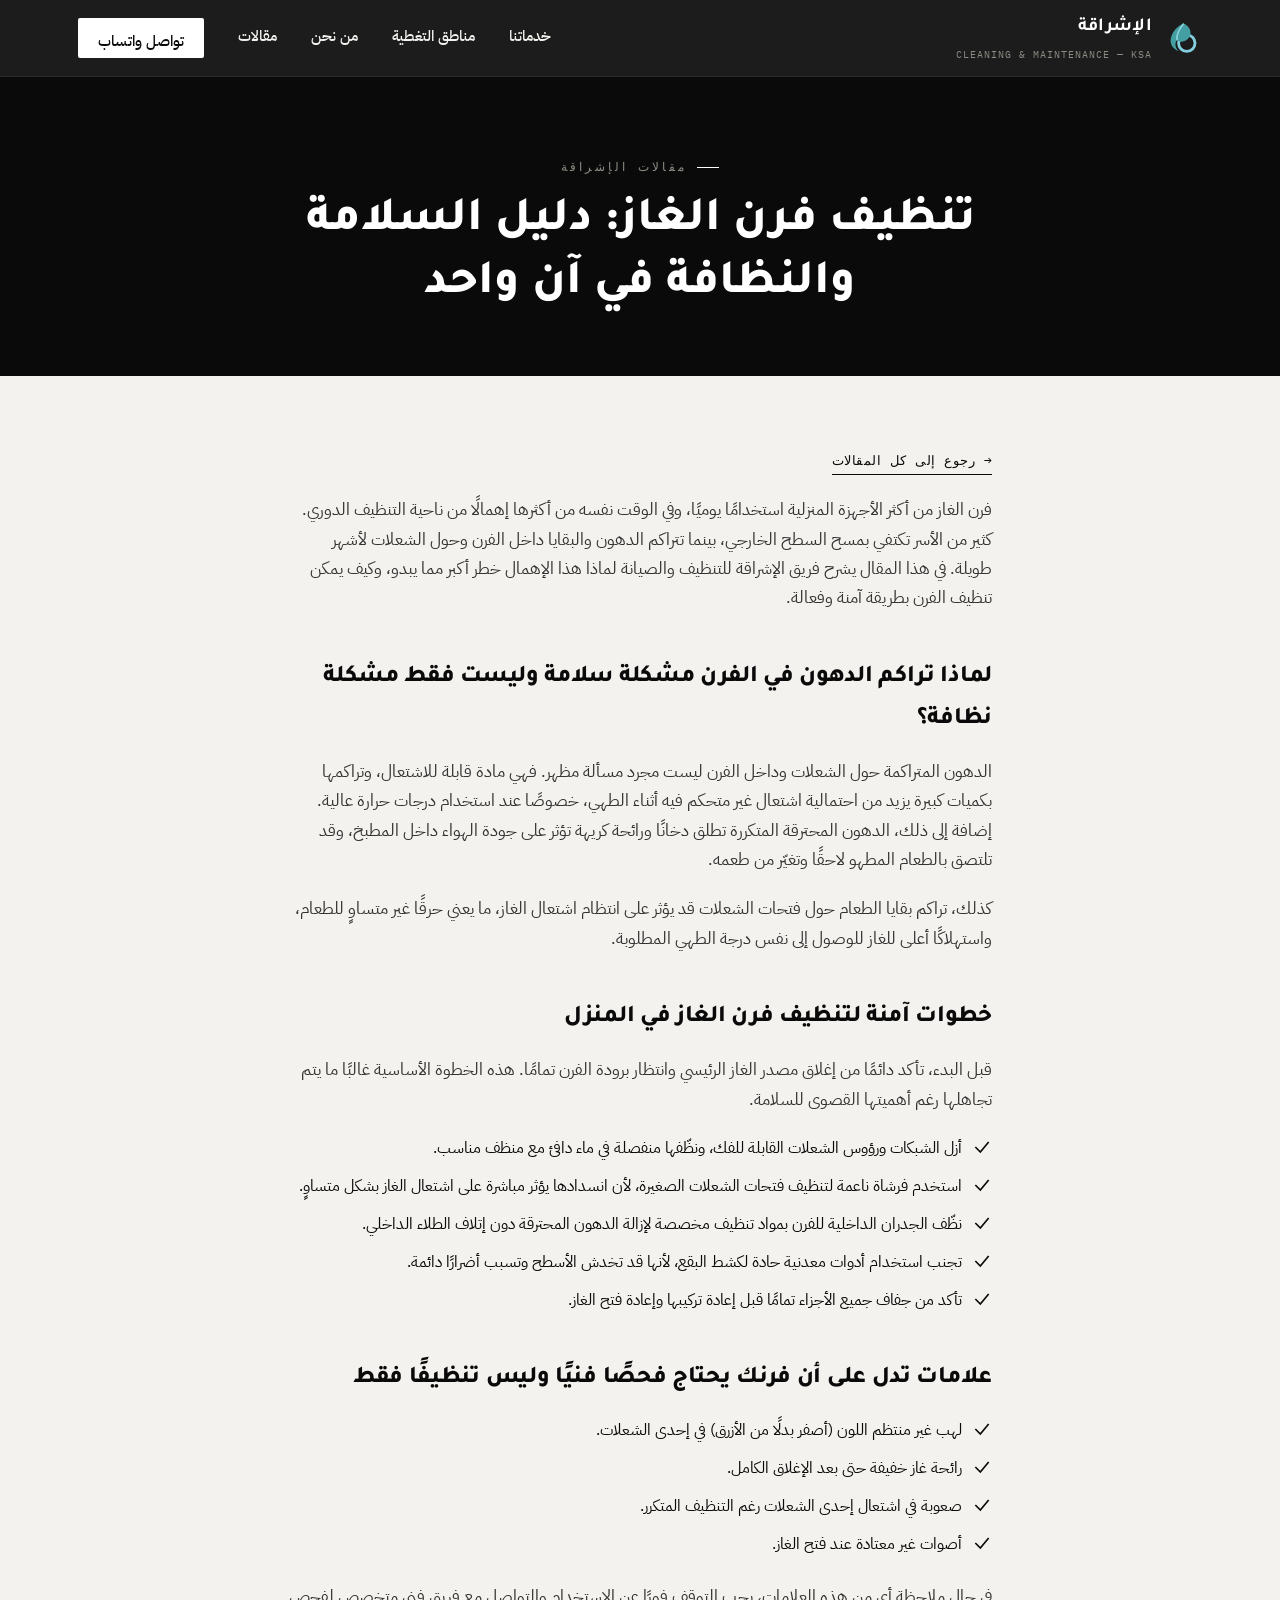
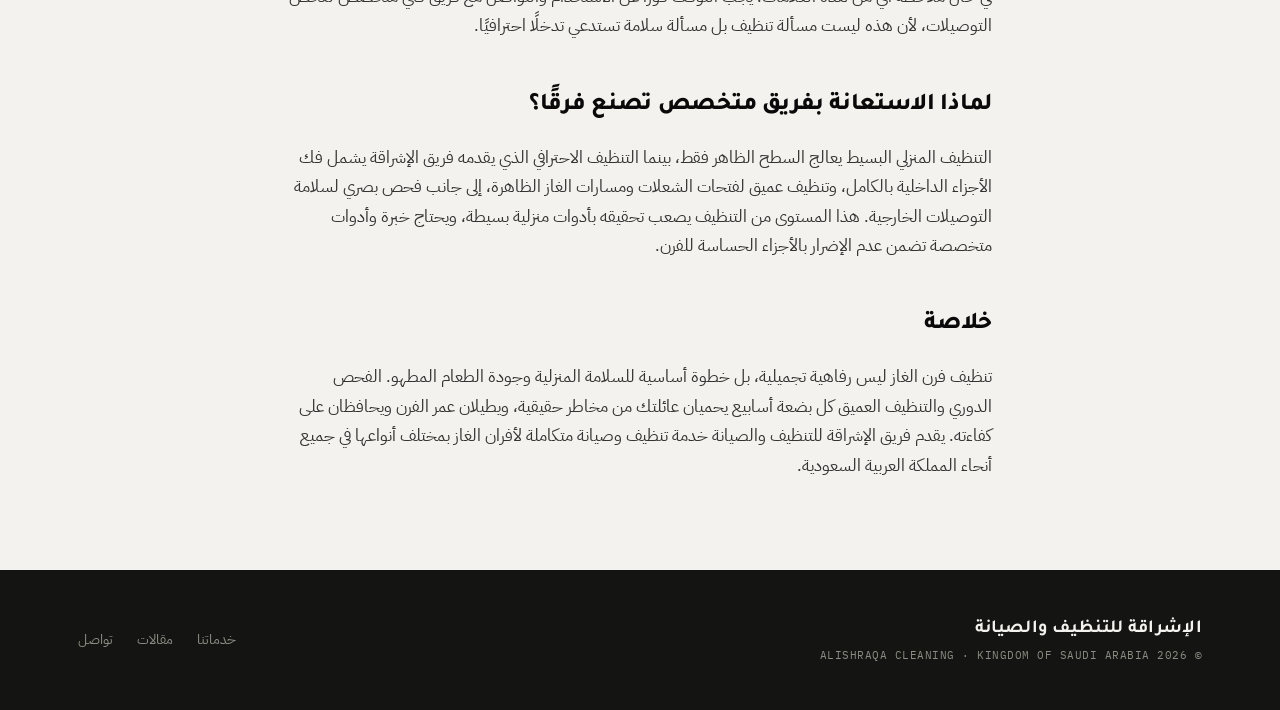
<file: article-tanzeef-afran.html>
<!DOCTYPE html>
<html lang="ar" dir="rtl">
<head>
<meta charset="UTF-8" />
<meta name="viewport" content="width=device-width, initial-scale=1.0" />
<title>تنظيف فرن الغاز: دليل السلامة والنظافة في آن واحد | الإشراقة للتنظيف والصيانة</title>
<meta name="description" content="دليل شامل لتنظيف وصيانة فرن الغاز، يوضح مخاطر إهمال التنظيف على السلامة والصحة، وخطوات عملية آمنة للحفاظ على الفرن نظيفًا وآمنًا للاستخدام اليومي." />
<meta name="robots" content="index, follow" />
<meta name="author" content="الإشراقة للتنظيف والصيانة" />
<meta property="og:title" content="تنظيف فرن الغاز: دليل السلامة والنظافة في آن واحد" />
<meta property="og:description" content="كيف تحمي عائلتك من مخاطر تراكم الدهون والغاز، مع خطوات تنظيف آمنة للفرن." />
<meta property="og:type" content="article" />
<link rel="canonical" href="https://riorioriorio000000-debug.github.io/neo-syntax-portfolio/article-tanzeef-afran.html" />
<link rel="icon" type="image/svg+xml" href="logo.svg" />
<link rel="preconnect" href="https://fonts.googleapis.com" />
<link rel="preconnect" href="https://fonts.gstatic.com" crossorigin />
<link href="https://fonts.googleapis.com/css2?family=IBM+Plex+Mono:wght@400;500;600&family=IBM+Plex+Sans+Arabic:wght@400;500;600&family=Tajawal:wght@500;700;800&display=swap" rel="stylesheet" />
<link rel="stylesheet" href="style.css" />
<script type="application/ld+json">
{
  "@context": "https://schema.org",
  "@type": "Article",
  "headline": "تنظيف فرن الغاز: دليل السلامة والنظافة في آن واحد",
  "author": {"@type":"Organization","name":"الإشراقة للتنظيف والصيانة"},
  "publisher": {"@type":"Organization","name":"الإشراقة للتنظيف والصيانة"},
  "mainEntityOfPage": "https://riorioriorio000000-debug.github.io/neo-syntax-portfolio/article-tanzeef-afran.html"
}
</script>
</head>
<body>

<nav class="site-nav">
  <div class="wrap">
    <a href="index.html" class="brand">
      <img src="logo.svg" alt="شعار الإشراقة للتنظيف والصيانة" width="38" height="38" />
      <span class="brand-text dust-hover">الإشراقة<span>CLEANING &amp; MAINTENANCE — KSA</span></span>
    </a>
    <div class="nav-links" id="navLinks">
      <a href="index.html#services">خدماتنا</a>
      <a href="index.html#coverage">مناطق التغطية</a>
      <a href="index.html#about">من نحن</a>
      <a href="index.html#articles">مقالات</a>
      <a href="index.html#contact" class="nav-cta">تواصل واتساب</a>
    </div>
    <button class="nav-toggle" id="navToggle" aria-label="فتح القائمة">
      <svg viewBox="0 0 24 24" fill="none" stroke="currentColor" stroke-width="2"><line x1="3" y1="6" x2="21" y2="6"/><line x1="3" y1="12" x2="21" y2="12"/><line x1="3" y1="18" x2="21" y2="18"/></svg>
    </button>
  </div>
</nav>

<header class="article-hero">
  <div class="wrap">
    <div class="eyebrow">مقالات الإشراقة</div>
    <h1>تنظيف فرن الغاز: دليل السلامة والنظافة في آن واحد</h1>
  </div>
</header>

<article class="article-body">
  <a class="back-link" href="index.html#articles">→ رجوع إلى كل المقالات</a>

  <p>فرن الغاز من أكثر الأجهزة المنزلية استخدامًا يوميًا، وفي الوقت نفسه من أكثرها إهمالًا من ناحية التنظيف الدوري. كثير من الأسر تكتفي بمسح السطح الخارجي، بينما تتراكم الدهون والبقايا داخل الفرن وحول الشعلات لأشهر طويلة. في هذا المقال يشرح فريق الإشراقة للتنظيف والصيانة لماذا هذا الإهمال خطر أكبر مما يبدو، وكيف يمكن تنظيف الفرن بطريقة آمنة وفعالة.</p>

  <h2>لماذا تراكم الدهون في الفرن مشكلة سلامة وليست فقط مشكلة نظافة؟</h2>
  <p>الدهون المتراكمة حول الشعلات وداخل الفرن ليست مجرد مسألة مظهر. فهي مادة قابلة للاشتعال، وتراكمها بكميات كبيرة يزيد من احتمالية اشتعال غير متحكم فيه أثناء الطهي، خصوصًا عند استخدام درجات حرارة عالية. إضافة إلى ذلك، الدهون المحترقة المتكررة تطلق دخانًا ورائحة كريهة تؤثر على جودة الهواء داخل المطبخ، وقد تلتصق بالطعام المطهو لاحقًا وتغيّر من طعمه.</p>
  <p>كذلك، تراكم بقايا الطعام حول فتحات الشعلات قد يؤثر على انتظام اشتعال الغاز، ما يعني حرقًا غير متساوٍ للطعام، واستهلاكًا أعلى للغاز للوصول إلى نفس درجة الطهي المطلوبة.</p>

  <h2>خطوات آمنة لتنظيف فرن الغاز في المنزل</h2>
  <p>قبل البدء، تأكد دائمًا من إغلاق مصدر الغاز الرئيسي وانتظار برودة الفرن تمامًا. هذه الخطوة الأساسية غالبًا ما يتم تجاهلها رغم أهميتها القصوى للسلامة.</p>
  <ul>
    <li><svg viewBox="0 0 24 24" fill="none" stroke="currentColor" stroke-width="2"><path d="M4 12l6 6L20 6"/></svg> أزل الشبكات ورؤوس الشعلات القابلة للفك، ونظّفها منفصلة في ماء دافئ مع منظف مناسب.</li>
    <li><svg viewBox="0 0 24 24" fill="none" stroke="currentColor" stroke-width="2"><path d="M4 12l6 6L20 6"/></svg> استخدم فرشاة ناعمة لتنظيف فتحات الشعلات الصغيرة، لأن انسدادها يؤثر مباشرة على اشتعال الغاز بشكل متساوٍ.</li>
    <li><svg viewBox="0 0 24 24" fill="none" stroke="currentColor" stroke-width="2"><path d="M4 12l6 6L20 6"/></svg> نظّف الجدران الداخلية للفرن بمواد تنظيف مخصصة لإزالة الدهون المحترقة دون إتلاف الطلاء الداخلي.</li>
    <li><svg viewBox="0 0 24 24" fill="none" stroke="currentColor" stroke-width="2"><path d="M4 12l6 6L20 6"/></svg> تجنب استخدام أدوات معدنية حادة لكشط البقع، لأنها قد تخدش الأسطح وتسبب أضرارًا دائمة.</li>
    <li><svg viewBox="0 0 24 24" fill="none" stroke="currentColor" stroke-width="2"><path d="M4 12l6 6L20 6"/></svg> تأكد من جفاف جميع الأجزاء تمامًا قبل إعادة تركيبها وإعادة فتح الغاز.</li>
  </ul>

  <h2>علامات تدل على أن فرنك يحتاج فحصًا فنيًا وليس تنظيفًا فقط</h2>
  <ul>
    <li><svg viewBox="0 0 24 24" fill="none" stroke="currentColor" stroke-width="2"><path d="M4 12l6 6L20 6"/></svg> لهب غير منتظم اللون (أصفر بدلًا من الأزرق) في إحدى الشعلات.</li>
    <li><svg viewBox="0 0 24 24" fill="none" stroke="currentColor" stroke-width="2"><path d="M4 12l6 6L20 6"/></svg> رائحة غاز خفيفة حتى بعد الإغلاق الكامل.</li>
    <li><svg viewBox="0 0 24 24" fill="none" stroke="currentColor" stroke-width="2"><path d="M4 12l6 6L20 6"/></svg> صعوبة في اشتعال إحدى الشعلات رغم التنظيف المتكرر.</li>
    <li><svg viewBox="0 0 24 24" fill="none" stroke="currentColor" stroke-width="2"><path d="M4 12l6 6L20 6"/></svg> أصوات غير معتادة عند فتح الغاز.</li>
  </ul>
  <p>في حال ملاحظة أي من هذه العلامات، يجب التوقف فورًا عن الاستخدام والتواصل مع فريق فني متخصص لفحص التوصيلات، لأن هذه ليست مسألة تنظيف بل مسألة سلامة تستدعي تدخلًا احترافيًا.</p>

  <h2>لماذا الاستعانة بفريق متخصص تصنع فرقًا؟</h2>
  <p>التنظيف المنزلي البسيط يعالج السطح الظاهر فقط، بينما التنظيف الاحترافي الذي يقدمه فريق الإشراقة يشمل فك الأجزاء الداخلية بالكامل، وتنظيف عميق لفتحات الشعلات ومسارات الغاز الظاهرة، إلى جانب فحص بصري لسلامة التوصيلات الخارجية. هذا المستوى من التنظيف يصعب تحقيقه بأدوات منزلية بسيطة، ويحتاج خبرة وأدوات متخصصة تضمن عدم الإضرار بالأجزاء الحساسة للفرن.</p>

  <h2>خلاصة</h2>
  <p>تنظيف فرن الغاز ليس رفاهية تجميلية، بل خطوة أساسية للسلامة المنزلية وجودة الطعام المطهو. الفحص الدوري والتنظيف العميق كل بضعة أسابيع يحميان عائلتك من مخاطر حقيقية، ويطيلان عمر الفرن ويحافظان على كفاءته. يقدم فريق الإشراقة للتنظيف والصيانة خدمة تنظيف وصيانة متكاملة لأفران الغاز بمختلف أنواعها في جميع أنحاء المملكة العربية السعودية.</p>
</article>

<footer>
  <div class="wrap">
    <div>
      <div class="brand-text">الإشراقة للتنظيف والصيانة</div>
      <div class="footer-meta">© 2026 ALISHRAQA CLEANING · KINGDOM OF SAUDI ARABIA</div>
    </div>
    <div class="footer-links">
      <a href="index.html#services">خدماتنا</a>
      <a href="index.html#articles">مقالات</a>
      <a href="index.html#contact">تواصل</a>
    </div>
  </div>
</footer>

<script src="script.js"></script>
</body>
</html>
</file>
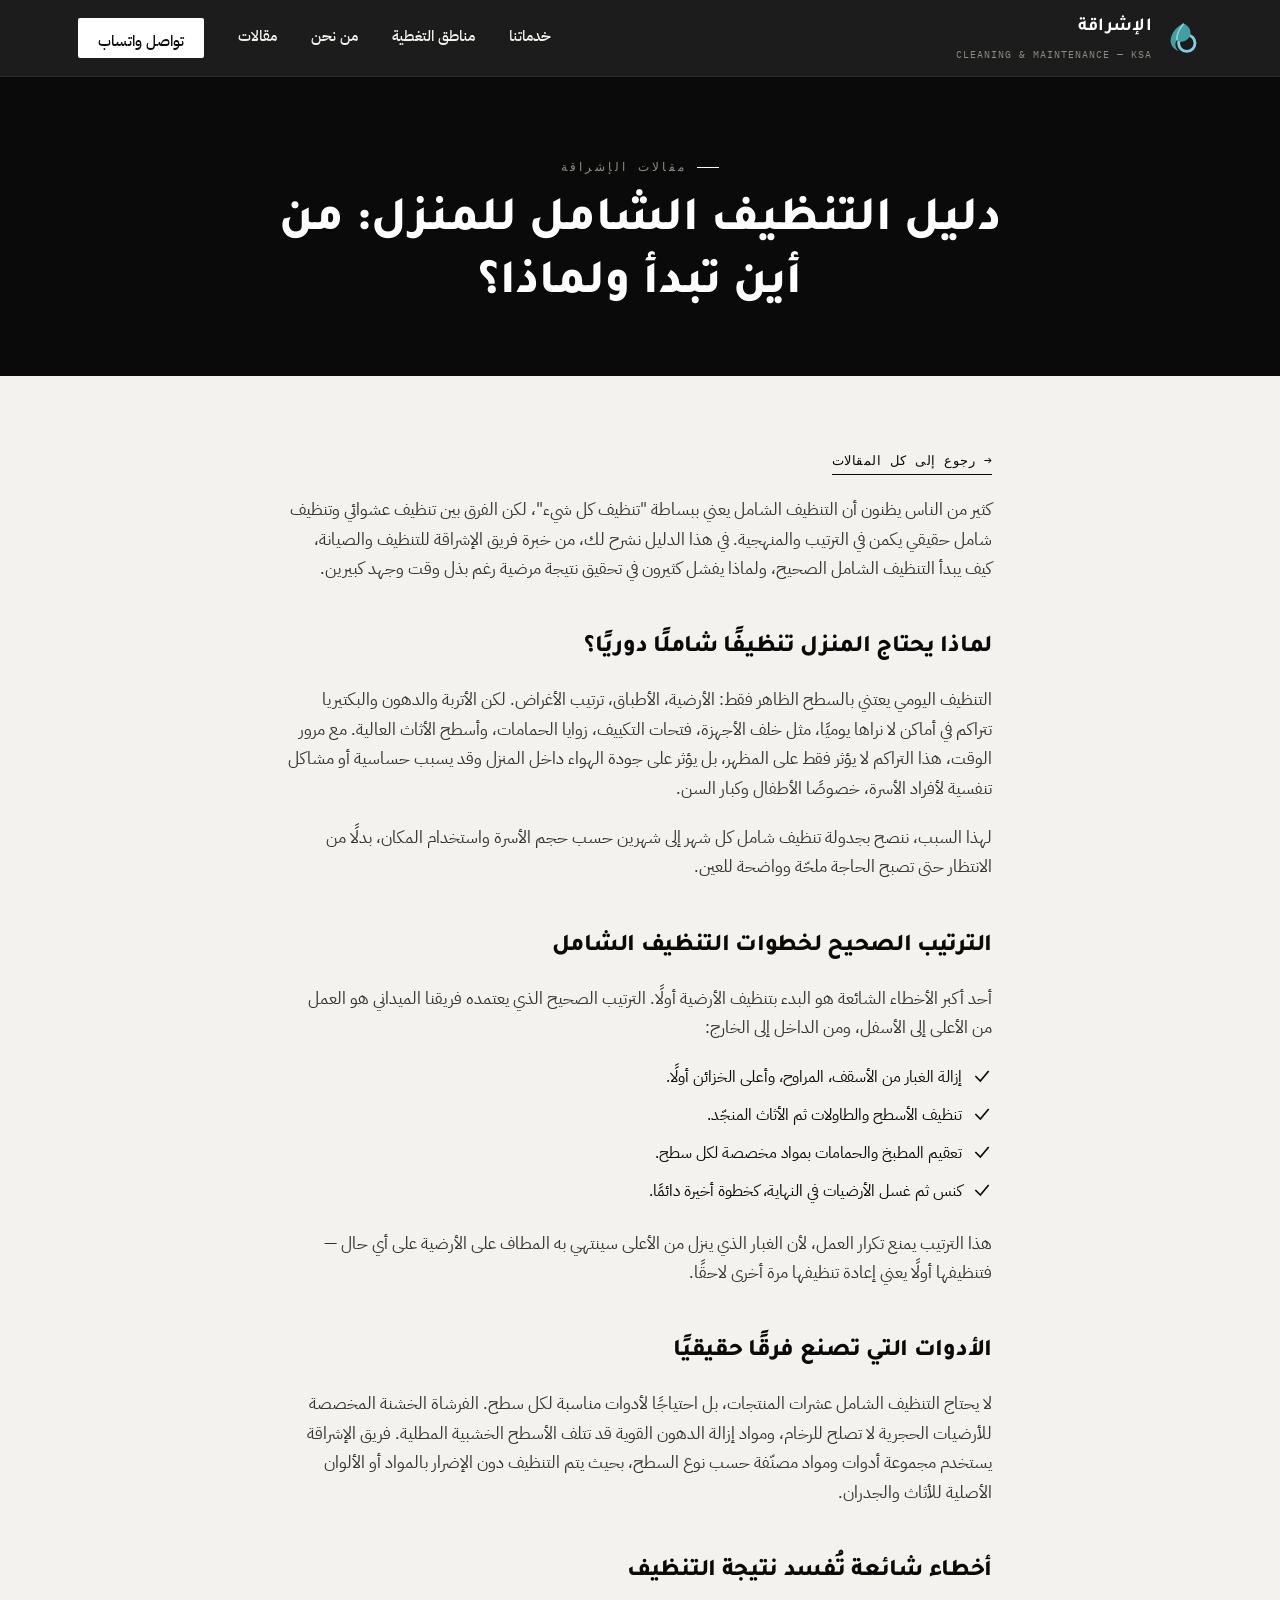
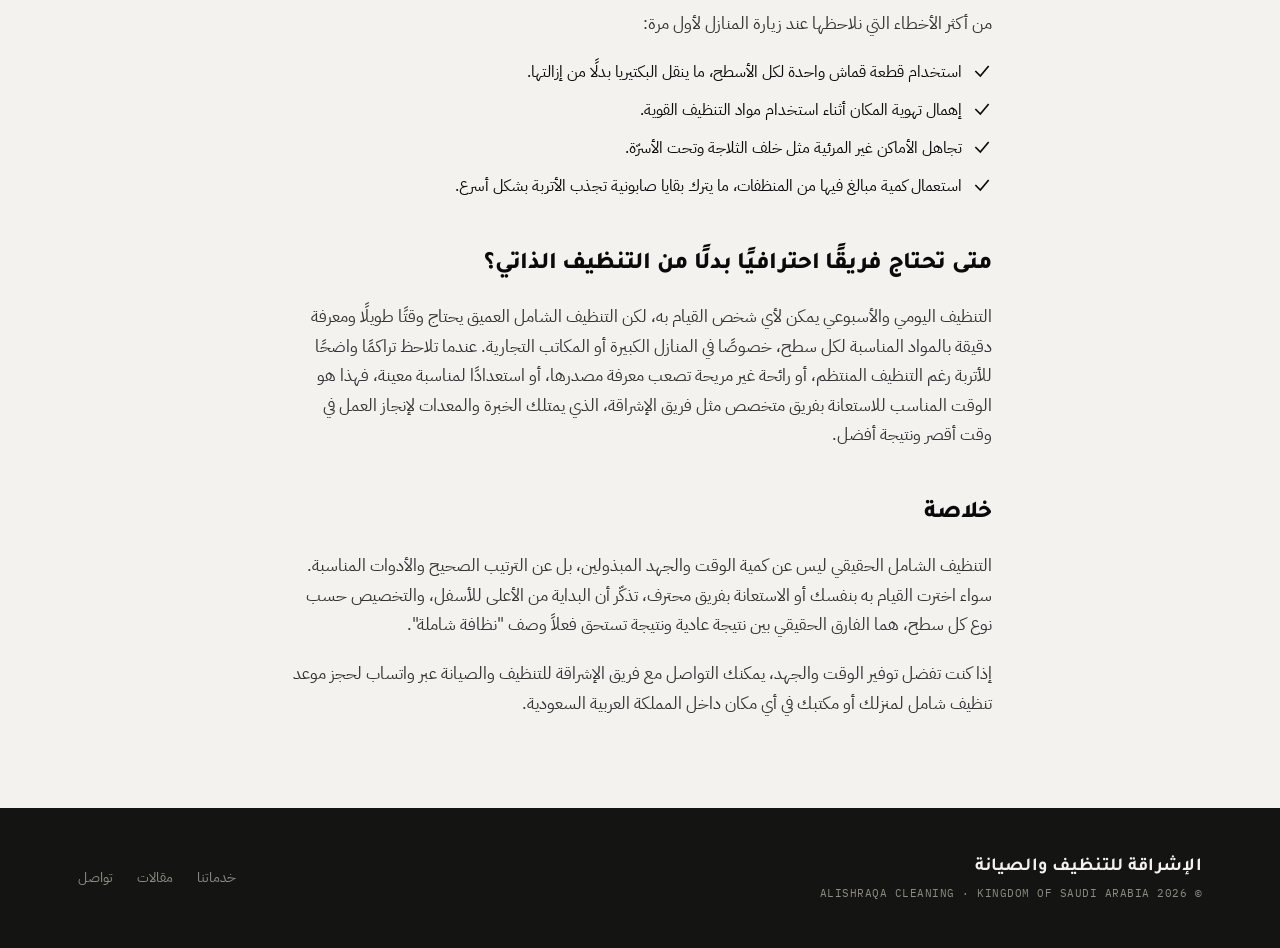
<file: article-tanzeef-shamel.html>
<!DOCTYPE html>
<html lang="ar" dir="rtl">
<head>
<meta charset="UTF-8" />
<meta name="viewport" content="width=device-width, initial-scale=1.0" />
<title>دليل التنظيف الشامل للمنزل: من أين تبدأ ولماذا؟ | الإشراقة للتنظيف والصيانة</title>
<meta name="description" content="دليل عملي وشامل لتنظيف المنزل أو المكتب تنظيفًا عميقًا، يشرح الترتيب الصحيح للخطوات، الأدوات المناسبة، وأخطاء شائعة تجعل التنظيف عديم الفائدة." />
<meta name="robots" content="index, follow" />
<meta name="author" content="الإشراقة للتنظيف والصيانة" />
<meta property="og:title" content="دليل التنظيف الشامل للمنزل" />
<meta property="og:description" content="خطوات عملية لتنظيف منزلك أو مكتبك تنظيفًا عميقًا، وأخطاء شائعة يقع فيها كثيرون." />
<meta property="og:type" content="article" />
<link rel="canonical" href="https://riorioriorio000000-debug.github.io/neo-syntax-portfolio/article-tanzeef-shamel.html" />
<link rel="icon" type="image/svg+xml" href="logo.svg" />
<link rel="preconnect" href="https://fonts.googleapis.com" />
<link rel="preconnect" href="https://fonts.gstatic.com" crossorigin />
<link href="https://fonts.googleapis.com/css2?family=IBM+Plex+Mono:wght@400;500;600&family=IBM+Plex+Sans+Arabic:wght@400;500;600&family=Tajawal:wght@500;700;800&display=swap" rel="stylesheet" />
<link rel="stylesheet" href="style.css" />
<script type="application/ld+json">
{
  "@context": "https://schema.org",
  "@type": "Article",
  "headline": "دليل التنظيف الشامل للمنزل: من أين تبدأ ولماذا؟",
  "author": {"@type":"Organization","name":"الإشراقة للتنظيف والصيانة"},
  "publisher": {"@type":"Organization","name":"الإشراقة للتنظيف والصيانة"},
  "mainEntityOfPage": "https://riorioriorio000000-debug.github.io/neo-syntax-portfolio/article-tanzeef-shamel.html"
}
</script>
</head>
<body>

<nav class="site-nav">
  <div class="wrap">
    <a href="index.html" class="brand">
      <img src="logo.svg" alt="شعار الإشراقة للتنظيف والصيانة" width="38" height="38" />
      <span class="brand-text dust-hover">الإشراقة<span>CLEANING &amp; MAINTENANCE — KSA</span></span>
    </a>
    <div class="nav-links" id="navLinks">
      <a href="index.html#services">خدماتنا</a>
      <a href="index.html#coverage">مناطق التغطية</a>
      <a href="index.html#about">من نحن</a>
      <a href="index.html#articles">مقالات</a>
      <a href="index.html#contact" class="nav-cta">تواصل واتساب</a>
    </div>
    <button class="nav-toggle" id="navToggle" aria-label="فتح القائمة">
      <svg viewBox="0 0 24 24" fill="none" stroke="currentColor" stroke-width="2"><line x1="3" y1="6" x2="21" y2="6"/><line x1="3" y1="12" x2="21" y2="12"/><line x1="3" y1="18" x2="21" y2="18"/></svg>
    </button>
  </div>
</nav>

<header class="article-hero">
  <div class="wrap">
    <div class="eyebrow">مقالات الإشراقة</div>
    <h1>دليل التنظيف الشامل للمنزل: من أين تبدأ ولماذا؟</h1>
  </div>
</header>

<article class="article-body">
  <a class="back-link" href="index.html#articles">→ رجوع إلى كل المقالات</a>

  <p>كثير من الناس يظنون أن التنظيف الشامل يعني ببساطة "تنظيف كل شيء"، لكن الفرق بين تنظيف عشوائي وتنظيف شامل حقيقي يكمن في الترتيب والمنهجية. في هذا الدليل نشرح لك، من خبرة فريق الإشراقة للتنظيف والصيانة، كيف يبدأ التنظيف الشامل الصحيح، ولماذا يفشل كثيرون في تحقيق نتيجة مرضية رغم بذل وقت وجهد كبيرين.</p>

  <h2>لماذا يحتاج المنزل تنظيفًا شاملًا دوريًا؟</h2>
  <p>التنظيف اليومي يعتني بالسطح الظاهر فقط: الأرضية، الأطباق، ترتيب الأغراض. لكن الأتربة والدهون والبكتيريا تتراكم في أماكن لا نراها يوميًا، مثل خلف الأجهزة، فتحات التكييف، زوايا الحمامات، وأسطح الأثاث العالية. مع مرور الوقت، هذا التراكم لا يؤثر فقط على المظهر، بل يؤثر على جودة الهواء داخل المنزل وقد يسبب حساسية أو مشاكل تنفسية لأفراد الأسرة، خصوصًا الأطفال وكبار السن.</p>
  <p>لهذا السبب، ننصح بجدولة تنظيف شامل كل شهر إلى شهرين حسب حجم الأسرة واستخدام المكان، بدلًا من الانتظار حتى تصبح الحاجة ملحّة وواضحة للعين.</p>

  <h2>الترتيب الصحيح لخطوات التنظيف الشامل</h2>
  <p>أحد أكبر الأخطاء الشائعة هو البدء بتنظيف الأرضية أولًا. الترتيب الصحيح الذي يعتمده فريقنا الميداني هو العمل من الأعلى إلى الأسفل، ومن الداخل إلى الخارج:</p>
  <ul>
    <li><svg viewBox="0 0 24 24" fill="none" stroke="currentColor" stroke-width="2"><path d="M4 12l6 6L20 6"/></svg> إزالة الغبار من الأسقف، المراوح، وأعلى الخزائن أولًا.</li>
    <li><svg viewBox="0 0 24 24" fill="none" stroke="currentColor" stroke-width="2"><path d="M4 12l6 6L20 6"/></svg> تنظيف الأسطح والطاولات ثم الأثاث المنجّد.</li>
    <li><svg viewBox="0 0 24 24" fill="none" stroke="currentColor" stroke-width="2"><path d="M4 12l6 6L20 6"/></svg> تعقيم المطبخ والحمامات بمواد مخصصة لكل سطح.</li>
    <li><svg viewBox="0 0 24 24" fill="none" stroke="currentColor" stroke-width="2"><path d="M4 12l6 6L20 6"/></svg> كنس ثم غسل الأرضيات في النهاية، كخطوة أخيرة دائمًا.</li>
  </ul>
  <p>هذا الترتيب يمنع تكرار العمل، لأن الغبار الذي ينزل من الأعلى سينتهي به المطاف على الأرضية على أي حال — فتنظيفها أولًا يعني إعادة تنظيفها مرة أخرى لاحقًا.</p>

  <h2>الأدوات التي تصنع فرقًا حقيقيًا</h2>
  <p>لا يحتاج التنظيف الشامل عشرات المنتجات، بل احتياجًا لأدوات مناسبة لكل سطح. الفرشاة الخشنة المخصصة للأرضيات الحجرية لا تصلح للرخام، ومواد إزالة الدهون القوية قد تتلف الأسطح الخشبية المطلية. فريق الإشراقة يستخدم مجموعة أدوات ومواد مصنّفة حسب نوع السطح، بحيث يتم التنظيف دون الإضرار بالمواد أو الألوان الأصلية للأثاث والجدران.</p>

  <h2>أخطاء شائعة تُفسد نتيجة التنظيف</h2>
  <p>من أكثر الأخطاء التي نلاحظها عند زيارة المنازل لأول مرة:</p>
  <ul>
    <li><svg viewBox="0 0 24 24" fill="none" stroke="currentColor" stroke-width="2"><path d="M4 12l6 6L20 6"/></svg> استخدام قطعة قماش واحدة لكل الأسطح، ما ينقل البكتيريا بدلًا من إزالتها.</li>
    <li><svg viewBox="0 0 24 24" fill="none" stroke="currentColor" stroke-width="2"><path d="M4 12l6 6L20 6"/></svg> إهمال تهوية المكان أثناء استخدام مواد التنظيف القوية.</li>
    <li><svg viewBox="0 0 24 24" fill="none" stroke="currentColor" stroke-width="2"><path d="M4 12l6 6L20 6"/></svg> تجاهل الأماكن غير المرئية مثل خلف الثلاجة وتحت الأسرّة.</li>
    <li><svg viewBox="0 0 24 24" fill="none" stroke="currentColor" stroke-width="2"><path d="M4 12l6 6L20 6"/></svg> استعمال كمية مبالغ فيها من المنظفات، ما يترك بقايا صابونية تجذب الأتربة بشكل أسرع.</li>
  </ul>

  <h2>متى تحتاج فريقًا احترافيًا بدلًا من التنظيف الذاتي؟</h2>
  <p>التنظيف اليومي والأسبوعي يمكن لأي شخص القيام به، لكن التنظيف الشامل العميق يحتاج وقتًا طويلًا ومعرفة دقيقة بالمواد المناسبة لكل سطح، خصوصًا في المنازل الكبيرة أو المكاتب التجارية. عندما تلاحظ تراكمًا واضحًا للأتربة رغم التنظيف المنتظم، أو رائحة غير مريحة تصعب معرفة مصدرها، أو استعدادًا لمناسبة معينة، فهذا هو الوقت المناسب للاستعانة بفريق متخصص مثل فريق الإشراقة، الذي يمتلك الخبرة والمعدات لإنجاز العمل في وقت أقصر ونتيجة أفضل.</p>

  <h2>خلاصة</h2>
  <p>التنظيف الشامل الحقيقي ليس عن كمية الوقت والجهد المبذولين، بل عن الترتيب الصحيح والأدوات المناسبة. سواء اخترت القيام به بنفسك أو الاستعانة بفريق محترف، تذكّر أن البداية من الأعلى للأسفل، والتخصيص حسب نوع كل سطح، هما الفارق الحقيقي بين نتيجة عادية ونتيجة تستحق فعلاً وصف "نظافة شاملة".</p>
  <p>إذا كنت تفضل توفير الوقت والجهد، يمكنك التواصل مع فريق الإشراقة للتنظيف والصيانة عبر واتساب لحجز موعد تنظيف شامل لمنزلك أو مكتبك في أي مكان داخل المملكة العربية السعودية.</p>
</article>

<footer>
  <div class="wrap">
    <div>
      <div class="brand-text">الإشراقة للتنظيف والصيانة</div>
      <div class="footer-meta">© 2026 ALISHRAQA CLEANING · KINGDOM OF SAUDI ARABIA</div>
    </div>
    <div class="footer-links">
      <a href="index.html#services">خدماتنا</a>
      <a href="index.html#articles">مقالات</a>
      <a href="index.html#contact">تواصل</a>
    </div>
  </div>
</footer>

<script src="script.js"></script>
</body>
</html>
</file>
<file: style.css>
/* ===== Design Tokens ===== */
:root{
  --black:#0a0a0a;
  --near-black:#141412;
  --white:#ffffff;
  --off-white:#f3f2ee;
  --line:#2a2a26;
  --line-light:#dedcd4;
  --gray:#8c8c84;
  --gray-light:#6b6a62;
  --radius:2px;
  --ff-display:'Tajawal', sans-serif;
  --ff-body:'IBM Plex Sans Arabic', sans-serif;
  --ff-mono:'IBM Plex Mono', monospace;
}

*{margin:0;padding:0;box-sizing:border-box;}
html{scroll-behavior:smooth;}
@media (prefers-reduced-motion: reduce){html{scroll-behavior:auto;}
  *{animation-duration:0.01ms !important; animation-iteration-count:1 !important; transition-duration:0.01ms !important;}}

body{
  font-family:var(--ff-body);
  background:var(--off-white);
  color:var(--black);
  line-height:1.75;
  overflow-x:hidden;
}

a{color:inherit;text-decoration:none;}
img,svg{display:block;max-width:100%;}
ul{list-style:none;}
:focus-visible{outline:2px solid var(--black);outline-offset:3px;}

.wrap{max-width:1180px;margin:0 auto;padding:0 28px;}

/* ===== Sunburst signature element ===== */
.rays{position:absolute;inset:0;pointer-events:none;}
.rays svg{width:100%;height:100%;}

/* ===== Nav ===== */
.site-nav{
  position:sticky;top:0;z-index:50;
  background:rgba(10,10,10,.92);
  backdrop-filter:blur(8px);
  border-bottom:1px solid var(--line);
}
.site-nav .wrap{
  display:flex;align-items:center;justify-content:space-between;
  height:76px;
}
.brand{display:flex;align-items:center;gap:12px;}
.brand img{width:38px;height:38px;}
.brand-text{color:var(--white);font-family:var(--ff-display);font-weight:700;font-size:1.15rem;letter-spacing:.3px;}
.brand-text span{display:block;font-family:var(--ff-mono);font-size:.62rem;color:var(--gray);font-weight:400;letter-spacing:1px;margin-top:2px;}
.nav-links{display:flex;align-items:center;gap:34px;}
.nav-links a{color:var(--off-white);font-size:.94rem;font-weight:500;position:relative;padding-bottom:4px;}
.nav-links a::after{content:'';position:absolute;right:0;left:0;bottom:0;height:1px;background:var(--white);transform:scaleX(0);transition:transform .3s ease;}
.nav-links a:hover::after{transform:scaleX(1);}
.nav-cta{
  background:var(--white);color:var(--black) !important;
  padding:10px 20px;font-weight:700;font-size:.88rem;
  border-radius:var(--radius);
}
.nav-toggle{display:none;}

/* ===== Hero ===== */
.hero{
  position:relative;
  background:var(--black);
  color:var(--white);
  padding:96px 0 120px;
  overflow:hidden;
  text-align:center;
  --mx:.5;--my:.5;
}
.hero::before{
  content:'';position:absolute;inset:0;pointer-events:none;z-index:1;
  background:radial-gradient(520px circle at calc(var(--mx)*100%) calc(var(--my)*100%), rgba(216,180,121,.14), transparent 62%);
  transition:background .05s linear;
}
.hero-mark{
  width:104px;height:104px;margin:0 auto 32px;
  position:relative;z-index:2;
  animation:spin-slow 40s linear infinite;
}
@keyframes spin-slow{to{transform:rotate(360deg);}}
.hero-eyebrow{
  font-family:var(--ff-mono);font-size:.72rem;letter-spacing:3px;
  color:var(--gray);text-transform:uppercase;margin-bottom:22px;
  position:relative;z-index:2;
}
.hero h1{
  font-family:var(--ff-display);font-weight:800;
  font-size:clamp(2.6rem,6vw,4.6rem);
  letter-spacing:-.5px;line-height:1.15;
  position:relative;z-index:2;
}
.hero h1 em{font-style:normal;color:var(--gray);}
.hero p.lead{
  max-width:620px;margin:26px auto 0;
  font-size:1.14rem;color:#cfcfc9;
  position:relative;z-index:2;
}
.hero-promo{
  max-width:340px;width:80%;margin:36px auto 0;
  border-radius:8px;position:relative;z-index:2;
  box-shadow:0 20px 60px rgba(0,0,0,.45);
}
.hero-actions{
  display:flex;gap:16px;justify-content:center;flex-wrap:wrap;
  margin-top:42px;position:relative;z-index:2;
}
.btn{
  display:inline-flex;align-items:center;gap:10px;
  padding:15px 30px;font-weight:700;font-size:.95rem;
  border-radius:var(--radius);transition:transform .18s ease-out, background .25s ease;
  border:1.5px solid transparent;
}
.btn:hover{transform:translateY(-2px);}
.btn-solid{background:var(--white);color:var(--black);}
.btn-solid:hover{background:#e5e5e0;}
.btn-outline{border-color:#4a4a44;color:var(--white);}
.btn-outline:hover{border-color:var(--white);}
.btn svg{width:18px;height:18px;}

.hero-strip{
  display:flex;justify-content:center;gap:0;
  flex-wrap:wrap;margin-top:74px;
  position:relative;z-index:2;
  border-top:1px solid var(--line);
  padding-top:34px;
}
.hero-strip .stat{
  padding:0 34px;text-align:center;
  border-left:1px solid var(--line);
}
.hero-strip .stat:last-child{border-left:none;}
.hero-strip .stat b{display:block;font-family:var(--ff-display);font-size:1.7rem;font-weight:800;}
.hero-strip .stat span{font-family:var(--ff-mono);font-size:.68rem;color:var(--gray);letter-spacing:1px;}

/* ===== Section shell ===== */
section{padding:104px 0;}
.head{max-width:640px;margin-bottom:58px;}
.head.center{margin-left:auto;margin-right:auto;text-align:center;}
.eyebrow{
  font-family:var(--ff-mono);font-size:.72rem;letter-spacing:3px;
  color:var(--gray-light);text-transform:uppercase;margin-bottom:14px;
  display:flex;align-items:center;gap:10px;justify-content:flex-start;
}
.head.center .eyebrow{justify-content:center;}
.eyebrow::before{content:'';width:22px;height:1px;background:var(--black);}
h2{
  font-family:var(--ff-display);font-weight:800;
  font-size:clamp(1.9rem,3.4vw,2.7rem);letter-spacing:-.3px;
}
.head p{margin-top:16px;color:var(--gray-light);font-size:1.05rem;}

/* ===== Services ===== */
.services-grid{
  display:grid;grid-template-columns:repeat(4,1fr);gap:1px;
  background:var(--line-light);border:1px solid var(--line-light);
}
.service-card{
  background:var(--off-white);padding:44px 30px;
  transition:background .3s ease, color .3s ease;
  position:relative;
}
.service-card:hover{background:var(--black);color:var(--white);}
.service-card:hover .icon-ray{stroke:var(--white);}
.service-card:hover .service-num{color:var(--gray);}
.service-num{
  font-family:var(--ff-mono);font-size:.72rem;color:var(--gray);
  display:block;margin-bottom:26px;
}
.service-card .icon{width:52px;height:52px;margin-bottom:24px;}
.icon-ray{stroke:var(--black);transition:stroke .3s ease;}
.service-card h3{font-family:var(--ff-display);font-size:1.15rem;font-weight:700;margin-bottom:12px;}
.service-card p{color:inherit;opacity:.8;font-size:.94rem;}

/* ===== Coverage ===== */
.coverage{position:relative;background:var(--white);overflow:hidden;}
.coverage-bg{
  position:absolute;inset:0;background-size:cover;background-position:center;
  opacity:.55;pointer-events:none;
  background-image:url('[data-uri]');
  filter:grayscale(.15);
}
.coverage .wrap{position:relative;z-index:1;}
.coverage-grid{display:grid;grid-template-columns:1fr 1.2fr;gap:60px;align-items:center;}
.coverage-map{border-radius:8px;filter:drop-shadow(0 16px 40px rgba(0,0,0,.15));}
.coverage-list{display:grid;gap:26px;}
.coverage-item{border-right:2px solid var(--black);padding-right:20px;}
.coverage-item h3{font-family:var(--ff-display);font-size:1.2rem;font-weight:700;margin:6px 0 8px;}
.coverage-item p{color:var(--gray-light);font-size:.94rem;}

/* ===== About ===== */
.about{background:var(--black);color:var(--white);}
.about .wrap{display:grid;grid-template-columns:1fr 1fr;gap:70px;align-items:center;}
.about-visual{
  position:relative;aspect-ratio:1;border:1px solid var(--line);
  display:flex;align-items:center;justify-content:center;overflow:hidden;
}
.about-visual img{width:100%;height:100%;object-fit:cover;}
.about-copy .eyebrow{color:var(--gray);}
.about-copy .eyebrow::before{background:var(--white);}
.about-copy h2{color:var(--white);}
.about-copy p{margin-top:20px;color:#cfcfc9;font-size:1.02rem;}
.about-list{margin-top:30px;display:grid;gap:14px;}
.about-list li{display:flex;gap:12px;align-items:flex-start;font-size:.98rem;color:#e6e6e1;}
.about-list svg{width:20px;height:20px;flex:none;margin-top:2px;}

/* ===== Articles ===== */
.articles-grid{display:grid;grid-template-columns:repeat(3,1fr);gap:30px;}
.article-card{
  border:1px solid var(--line-light);padding:32px 28px;
  transition:border-color .3s ease, transform .3s ease;
  display:flex;flex-direction:column;gap:16px;
  background:var(--white);
}
.article-card:hover{border-color:var(--black);}
.article-card .icon{width:38px;height:38px;}
.article-card h3{font-family:var(--ff-display);font-size:1.15rem;font-weight:700;line-height:1.4;}
.article-card p{color:var(--gray-light);font-size:.92rem;flex:1;}
.article-card .read{
  font-family:var(--ff-mono);font-size:.75rem;letter-spacing:1px;
  display:inline-flex;align-items:center;gap:8px;font-weight:600;
}

/* ===== Contact ===== */
.contact{background:var(--black);color:var(--white);text-align:center;position:relative;overflow:hidden;}
.contact-bg{
  position:absolute;inset:0;background-size:cover;background-position:center;
  opacity:.12;pointer-events:none;
  background-image:url('[data-uri]');
}
.contact .wrap{position:relative;z-index:1;}
.contact h2{color:var(--white);}
.contact .head{margin-left:auto;margin-right:auto;}
.wa-buttons{display:flex;gap:18px;justify-content:center;flex-wrap:wrap;margin-top:10px;}
.wa-card{
  border:1px solid var(--line);padding:26px 40px;min-width:240px;
  transition:border-color .3s ease, background .3s ease, transform .18s ease-out;
}
.wa-card:hover{border-color:var(--white);background:var(--near-black);}
.wa-card span{display:block;font-family:var(--ff-mono);font-size:.7rem;color:var(--gray);letter-spacing:1.5px;margin-bottom:10px;}
.wa-card b{font-family:var(--ff-display);font-size:1.3rem;letter-spacing:.5px;direction:ltr;display:block;}

/* ===== Footer ===== */
footer{background:var(--near-black);color:var(--gray);padding:44px 0;}
footer .wrap{display:flex;justify-content:space-between;align-items:center;flex-wrap:wrap;gap:16px;}
footer .brand-text{color:var(--off-white);}
.footer-links{display:flex;gap:24px;font-size:.85rem;}
.footer-links a:hover{color:var(--white);}
.footer-meta{font-family:var(--ff-mono);font-size:.7rem;letter-spacing:.5px;}

/* ===== Article page ===== */
.article-hero{background:var(--black);color:var(--white);padding:80px 0 60px;text-align:center;}
.article-hero .eyebrow{justify-content:center;color:var(--gray);}
.article-hero .eyebrow::before{background:var(--white);}
.article-hero h1{font-family:var(--ff-display);font-weight:800;font-size:clamp(2rem,4.4vw,3rem);max-width:760px;margin:0 auto;line-height:1.3;}
.article-body{max-width:760px;margin:0 auto;padding:70px 28px;}
.article-body h2{margin-top:44px;margin-bottom:16px;font-size:1.5rem;}
.article-body p{margin-bottom:20px;color:#333;font-size:1.05rem;}
.article-body ul{margin:0 0 24px;display:grid;gap:10px;}
.article-body ul li{display:flex;gap:10px;font-size:1rem;}
.article-body ul svg{width:20px;height:20px;flex:none;margin-top:3px;}
.back-link{
  display:inline-flex;align-items:center;gap:8px;
  font-family:var(--ff-mono);font-size:.8rem;letter-spacing:.5px;
  margin-bottom:20px;border-bottom:1px solid var(--black);padding-bottom:2px;
}

/* ===== Dust hover effect on brand/logo name ===== */
.dust-hover{position:relative;display:inline-block;cursor:default;}
.dust-particle{
  position:absolute;width:5px;height:5px;border-radius:50%;
  background:radial-gradient(circle, #d8b479, rgba(216,180,121,0) 70%);
  pointer-events:none;z-index:5;
  animation:dust-fall .8s ease-out forwards;
}
@keyframes dust-fall{
  0%{opacity:.95;transform:translate(0,0) scale(1);}
  100%{opacity:0;transform:translate(var(--dx,8px), 22px) scale(.25);}
}

/* ===== Tilt (3D mouse interaction) ===== */
.tilt{transition:transform .18s ease-out;will-change:transform;transform-style:preserve-3d;}

/* ===== Floating contact buttons ===== */
.floating-contact{
  position:fixed;left:22px;bottom:22px;z-index:90;
  display:flex;flex-direction:column;gap:14px;
}
.float-btn{
  width:56px;height:56px;border-radius:50%;color:#fff;
  display:flex;align-items:center;justify-content:center;
  box-shadow:0 10px 26px rgba(0,0,0,.3);
  animation:float-bounce 2.8s ease-in-out infinite;
  transition:transform .2s ease;
}
.float-btn:hover{transform:scale(1.08);}
.float-btn.whatsapp{background:#25D366;}
.float-btn.call{background:var(--black);animation-delay:.4s;}
.float-btn svg{width:26px;height:26px;}
@keyframes float-bounce{0%,100%{transform:translateY(0);}50%{transform:translateY(-6px);}}

/* ===== Responsive ===== */
@media (max-width:900px){
  .services-grid{grid-template-columns:1fr 1fr;}
  .articles-grid{grid-template-columns:1fr;}
  .about .wrap{grid-template-columns:1fr;gap:40px;}
  .about-visual{order:-1;max-width:280px;margin:0 auto;}
  .coverage-grid{grid-template-columns:1fr;gap:36px;}
}
@media (max-width:760px){
  .nav-links{
    position:fixed;inset:76px 0 0 0;background:var(--black);
    flex-direction:column;justify-content:flex-start;padding:40px 28px;
    gap:26px;transform:translateY(-8px);opacity:0;pointer-events:none;
    transition:opacity .25s ease, transform .25s ease;
  }
  .nav-links.open{opacity:1;pointer-events:auto;transform:translateY(0);}
  .nav-toggle{display:block;background:none;border:none;color:var(--white);}
  .nav-toggle svg{width:26px;height:26px;}
  .hero-strip .stat{padding:0 18px;}
  .services-grid{grid-template-columns:1fr;}
  .floating-contact{left:14px;bottom:14px;}
  .float-btn{width:48px;height:48px;}
}
</file>
<file: alishraqa/style.css>
@import url("img-logo.css");
@import url("img-worker1.css");
@import url("img-ksamap.css");
@import url("img-worker2.css");
@import url("img-tools.css");
@import url("img-waves.css");

:root{
  --teal-dark:#0f5457;
  --teal:#2c8c90;
  --teal-mid:#4fb0b4;
  --aqua:#9fe0e6;
  --aqua-soft:#e3f6f8;
  --bg:#f4fbfb;
  --ink:#0c2b2d;
  --ink-soft:#3d5d5f;
  --accent:#f2a23d;
  --white:#ffffff;
  --radius:18px;
  --ff:'Tajawal', 'IBM Plex Sans Arabic', sans-serif;
  --shadow:0 20px 50px -20px rgba(15,84,87,.35);
}

*{margin:0;padding:0;box-sizing:border-box;}
html{scroll-behavior:smooth;}
@media (prefers-reduced-motion: reduce){
  html{scroll-behavior:auto;}
  *{animation-duration:.01ms !important;transition-duration:.01ms !important;}
}

body{
  font-family:var(--ff);
  background:var(--bg);
  color:var(--ink);
  line-height:1.8;
  overflow-x:hidden;
  position:relative;
}

a{color:inherit;text-decoration:none;}
img,svg{display:block;max-width:100%;}
ul{list-style:none;}
button{font-family:inherit;cursor:pointer;border:none;background:none;}
:focus-visible{outline:2px solid var(--teal-dark);outline-offset:3px;}

.wrap{max-width:1180px;margin:0 auto;padding:0 26px;position:relative;z-index:2;}

/* ===== Mouse-reactive background layer ===== */
.bg-scene{
  position:fixed;inset:0;z-index:0;pointer-events:none;overflow:hidden;
}
.blob{
  position:absolute;border-radius:50%;filter:blur(60px);opacity:.55;
  transition:transform .35s cubic-bezier(.2,.7,.3,1);
  will-change:transform;
}
.blob-1{width:520px;height:520px;background:radial-gradient(circle,var(--aqua) 0%,transparent 70%);top:-140px;right:-120px;}
.blob-2{width:460px;height:460px;background:radial-gradient(circle,var(--teal-mid) 0%,transparent 70%);top:40%;left:-160px;opacity:.4;}
.blob-3{width:380px;height:380px;background:radial-gradient(circle,var(--accent) 0%,transparent 72%);bottom:-120px;right:18%;opacity:.28;}
.wave-layer{
  position:absolute;inset:0;
  background-image:var(--img-waves);
  background-size:cover;background-position:center;
  opacity:.5;mix-blend-mode:multiply;
  transition:transform .5s ease;
}
.cursor-glow{
  position:fixed;width:420px;height:420px;border-radius:50%;
  background:radial-gradient(circle,rgba(79,176,180,.16) 0%,transparent 70%);
  pointer-events:none;z-index:1;transform:translate(-50%,-50%);
  transition:opacity .3s ease;
}

/* ===== Nav ===== */
.site-nav{
  position:sticky;top:0;z-index:50;
  background:rgba(244,251,251,.85);
  backdrop-filter:blur(10px);
  border-bottom:1px solid rgba(15,84,87,.1);
}
.site-nav .wrap{display:flex;align-items:center;justify-content:space-between;height:82px;}
.brand{display:flex;align-items:center;gap:12px;}
.brand-mark{width:42px;height:42px;background-image:var(--img-logo);background-size:contain;background-repeat:no-repeat;background-position:center;}
.brand-text{font-weight:800;font-size:1.2rem;color:var(--teal-dark);}
.brand-text span{display:block;font-size:.66rem;letter-spacing:1.5px;color:var(--ink-soft);font-weight:500;margin-top:2px;}
.nav-links{display:flex;align-items:center;gap:30px;}
.nav-links a{font-weight:600;font-size:.95rem;color:var(--ink-soft);position:relative;padding-bottom:4px;transition:color .25s;}
.nav-links a:hover{color:var(--teal-dark);}
.nav-links a::after{content:'';position:absolute;right:0;left:0;bottom:0;height:2px;background:var(--teal);transform:scaleX(0);transition:transform .3s ease;}
.nav-links a:hover::after{transform:scaleX(1);}
.nav-cta{
  background:var(--teal-dark);color:var(--white) !important;
  padding:11px 22px;border-radius:100px;font-weight:700;font-size:.9rem;
  box-shadow:var(--shadow);
}
.nav-toggle{display:none;}

/* ===== Hero ===== */
.hero{padding:80px 0 60px;position:relative;}
.hero .wrap{display:grid;grid-template-columns:1.05fr .95fr;gap:50px;align-items:center;}
.hero-eyebrow{
  display:inline-flex;align-items:center;gap:8px;
  background:var(--aqua-soft);color:var(--teal-dark);
  padding:8px 16px;border-radius:100px;font-size:.8rem;font-weight:700;
  margin-bottom:22px;
}
.hero-eyebrow::before{content:'';width:8px;height:8px;border-radius:50%;background:var(--accent);}
.hero h1{
  font-size:clamp(2.3rem,4.6vw,3.4rem);font-weight:800;line-height:1.25;
  color:var(--teal-dark);letter-spacing:-.5px;
}
.hero h1 em{font-style:normal;color:var(--accent);}
.hero p.lead{margin-top:20px;font-size:1.08rem;color:var(--ink-soft);max-width:520px;}
.hero-actions{display:flex;gap:14px;margin-top:34px;flex-wrap:wrap;}
.btn{
  display:inline-flex;align-items:center;gap:10px;
  padding:15px 28px;border-radius:100px;font-weight:700;font-size:.95rem;
  transition:transform .25s ease,box-shadow .25s ease;
}
.btn:hover{transform:translateY(-3px);}
.btn-solid{background:var(--teal-dark);color:var(--white);box-shadow:var(--shadow);}
.btn-outline{border:1.6px solid var(--teal);color:var(--teal-dark);background:var(--white);}
.btn svg{width:18px;height:18px;}

.hero-visual{position:relative;}
.hero-photo{
  aspect-ratio:4/3;border-radius:28px;overflow:hidden;
  background-image:var(--img-worker1);background-size:cover;background-position:center top;
  box-shadow:var(--shadow);
  transform:perspective(900px) rotateY(var(--tiltY,0deg)) rotateX(var(--tiltX,0deg));
  transition:transform .2s ease-out;
}
.floating-card{
  position:absolute;background:var(--white);border-radius:16px;
  padding:14px 18px;box-shadow:0 16px 40px -14px rgba(15,84,87,.4);
  display:flex;align-items:center;gap:12px;
  animation:float 5s ease-in-out infinite;
}
.floating-card svg{width:26px;height:26px;color:var(--teal);flex:none;}
.floating-card b{display:block;font-size:.95rem;color:var(--teal-dark);}
.floating-card span{font-size:.72rem;color:var(--ink-soft);}
.fc-1{top:-18px;left:-24px;animation-delay:.2s;}
.fc-2{bottom:-20px;right:-18px;animation-delay:.9s;}
@keyframes float{0%,100%{transform:translateY(0);}50%{transform:translateY(-10px);}}

.hero-stats{display:flex;gap:0;margin-top:56px;border-top:1px solid rgba(15,84,87,.14);padding-top:30px;flex-wrap:wrap;}
.hero-stats .stat{padding:0 30px;border-left:1px solid rgba(15,84,87,.14);}
.hero-stats .stat:first-child{padding-right:0;}
.hero-stats .stat:last-child{border-left:none;}
.hero-stats b{display:block;font-size:1.7rem;font-weight:800;color:var(--teal-dark);}
.hero-stats span{font-size:.75rem;color:var(--ink-soft);}

/* ===== Section shell ===== */
section{padding:96px 0;position:relative;}
.head{max-width:620px;margin-bottom:52px;}
.head.center{margin-inline:auto;text-align:center;}
.eyebrow{
  display:inline-flex;align-items:center;gap:8px;
  font-size:.75rem;font-weight:800;letter-spacing:1.5px;color:var(--teal);
  text-transform:uppercase;margin-bottom:12px;
}
.eyebrow::before{content:'';width:20px;height:2px;background:var(--accent);}
.head.center .eyebrow{justify-content:center;}
h2{font-size:clamp(1.8rem,3.2vw,2.5rem);font-weight:800;color:var(--teal-dark);letter-spacing:-.4px;}
.head p{margin-top:14px;color:var(--ink-soft);font-size:1.02rem;}

/* ===== Services ===== */
.services-grid{display:grid;grid-template-columns:repeat(3,1fr);gap:24px;}
.service-card{
  background:var(--white);border-radius:var(--radius);padding:36px 30px;
  box-shadow:0 14px 40px -22px rgba(15,84,87,.3);
  transition:transform .3s cubic-bezier(.2,.7,.3,1),box-shadow .3s ease;
  transform:perspective(800px) rotateY(var(--tiltY,0deg)) rotateX(var(--tiltX,0deg));
}
.service-card:hover{box-shadow:0 24px 50px -18px rgba(15,84,87,.4);}
.service-icon{
  width:56px;height:56px;border-radius:16px;background:var(--aqua-soft);
  display:flex;align-items:center;justify-content:center;margin-bottom:22px;
}
.service-icon svg{width:28px;height:28px;color:var(--teal-dark);}
.service-card h3{font-size:1.18rem;font-weight:800;color:var(--teal-dark);margin-bottom:10px;}
.service-card p{color:var(--ink-soft);font-size:.94rem;}

/* ===== Coverage / Map ===== */
.coverage{background:var(--teal-dark);color:var(--white);border-radius:32px;margin:0 26px;overflow:hidden;}
.coverage .wrap{max-width:1130px;display:grid;grid-template-columns:1fr 1fr;gap:40px;align-items:center;padding:70px 26px;}
.coverage .eyebrow{color:var(--aqua);}
.coverage .eyebrow::before{background:var(--accent);}
.coverage h2{color:var(--white);}
.coverage p{margin-top:16px;color:#cfe9ea;font-size:1.02rem;}
.coverage-list{margin-top:26px;display:grid;grid-template-columns:1fr 1fr;gap:12px;}
.coverage-list li{display:flex;align-items:center;gap:10px;font-size:.92rem;color:#e7f6f6;}
.coverage-list svg{width:16px;height:16px;color:var(--accent);flex:none;}
.map-visual{
  aspect-ratio:1;background-image:var(--img-ksamap);background-size:contain;background-repeat:no-repeat;background-position:center;
  transform:perspective(700px) rotateY(var(--tiltY,0deg)) rotateX(var(--tiltX,0deg));
  transition:transform .2s ease-out;
}

/* ===== Why us ===== */
.why{padding-top:100px;}
.why .wrap{display:grid;grid-template-columns:1fr 1fr;gap:60px;align-items:center;}
.why-visual{position:relative;}
.why-photo-a{
  border-radius:22px;overflow:hidden;aspect-ratio:1/1;
  background-image:var(--img-worker2);background-size:cover;background-position:center top;
  box-shadow:var(--shadow);width:72%;
}
.why-photo-b{
  border-radius:18px;overflow:hidden;aspect-ratio:4/3;
  background-image:var(--img-tools);background-size:cover;background-position:center;
  box-shadow:var(--shadow);width:58%;position:absolute;bottom:-36px;left:-20px;border:6px solid var(--bg);
}
.why-list{margin-top:26px;display:grid;gap:18px;}
.why-list li{display:flex;gap:14px;align-items:flex-start;}
.why-list .num{
  width:36px;height:36px;border-radius:10px;background:var(--aqua-soft);color:var(--teal-dark);
  display:flex;align-items:center;justify-content:center;font-weight:800;flex:none;font-size:.9rem;
}
.why-list b{display:block;color:var(--teal-dark);font-size:1rem;margin-bottom:2px;}
.why-list span{color:var(--ink-soft);font-size:.92rem;}

/* ===== Contact ===== */
.contact{
  background:linear-gradient(135deg,var(--teal-dark),var(--teal));
  border-radius:32px;margin:0 26px;color:var(--white);text-align:center;
}
.contact .wrap{padding:80px 26px;}
.contact .eyebrow{justify-content:center;color:var(--aqua);}
.contact .eyebrow::before{background:var(--accent);}
.contact h2{color:var(--white);}
.contact p{color:#dff3f4;margin-top:14px;}
.wa-buttons{display:flex;gap:16px;justify-content:center;flex-wrap:wrap;margin-top:34px;}
.wa-card{
  background:rgba(255,255,255,.1);border:1px solid rgba(255,255,255,.25);
  padding:22px 34px;border-radius:16px;min-width:220px;
  transition:transform .25s ease,background .25s ease;
}
.wa-card:hover{transform:translateY(-4px);background:rgba(255,255,255,.16);}
.wa-card span{display:block;font-size:.7rem;letter-spacing:1.5px;color:var(--aqua);margin-bottom:8px;}
.wa-card b{font-size:1.25rem;direction:ltr;display:block;}

/* ===== Footer ===== */
footer{padding:44px 0;}
footer .wrap{display:flex;justify-content:space-between;align-items:center;flex-wrap:wrap;gap:16px;}
.footer-brand{display:flex;align-items:center;gap:10px;font-weight:800;color:var(--teal-dark);}
.footer-links{display:flex;gap:22px;font-size:.85rem;color:var(--ink-soft);}
.footer-links a:hover{color:var(--teal-dark);}
.footer-meta{font-size:.72rem;color:var(--ink-soft);}

/* ===== Floating WhatsApp button ===== */
.wa-float{
  position:fixed;bottom:26px;left:26px;z-index:60;
  width:60px;height:60px;border-radius:50%;
  background:var(--teal-dark);color:var(--white);
  display:flex;align-items:center;justify-content:center;
  box-shadow:0 14px 34px -10px rgba(15,84,87,.55);
  animation:pulse 2.6s ease-in-out infinite;
}
.wa-float svg{width:28px;height:28px;}
@keyframes pulse{
  0%,100%{box-shadow:0 14px 34px -10px rgba(15,84,87,.55);}
  50%{box-shadow:0 14px 34px -6px rgba(242,162,61,.55);}
}

/* ===== Scroll reveal ===== */
.reveal{opacity:0;transform:translateY(24px);transition:opacity .7s ease,transform .7s ease;}
.reveal.in-view{opacity:1;transform:translateY(0);}

/* ===== Responsive ===== */
@media (max-width:980px){
  .hero .wrap{grid-template-columns:1fr;}
  .hero-visual{order:-1;max-width:460px;margin:0 auto;}
  .services-grid{grid-template-columns:1fr;}
  .coverage .wrap{grid-template-columns:1fr;}
  .why .wrap{grid-template-columns:1fr;}
  .why-visual{max-width:380px;margin:0 auto 60px;}
}
@media (max-width:760px){
  .nav-links{
    position:fixed;inset:82px 0 0 0;background:var(--bg);
    flex-direction:column;padding:36px 26px;gap:24px;
    transform:translateY(-10px);opacity:0;pointer-events:none;
    transition:opacity .25s ease,transform .25s ease;z-index:40;
  }
  .nav-links.open{opacity:1;pointer-events:auto;transform:translateY(0);}
  .nav-toggle{display:block;color:var(--teal-dark);}
  .nav-toggle svg{width:26px;height:26px;}
  .coverage-list{grid-template-columns:1fr;}
  .hero-stats .stat{padding:0 18px;}
}
</file>
